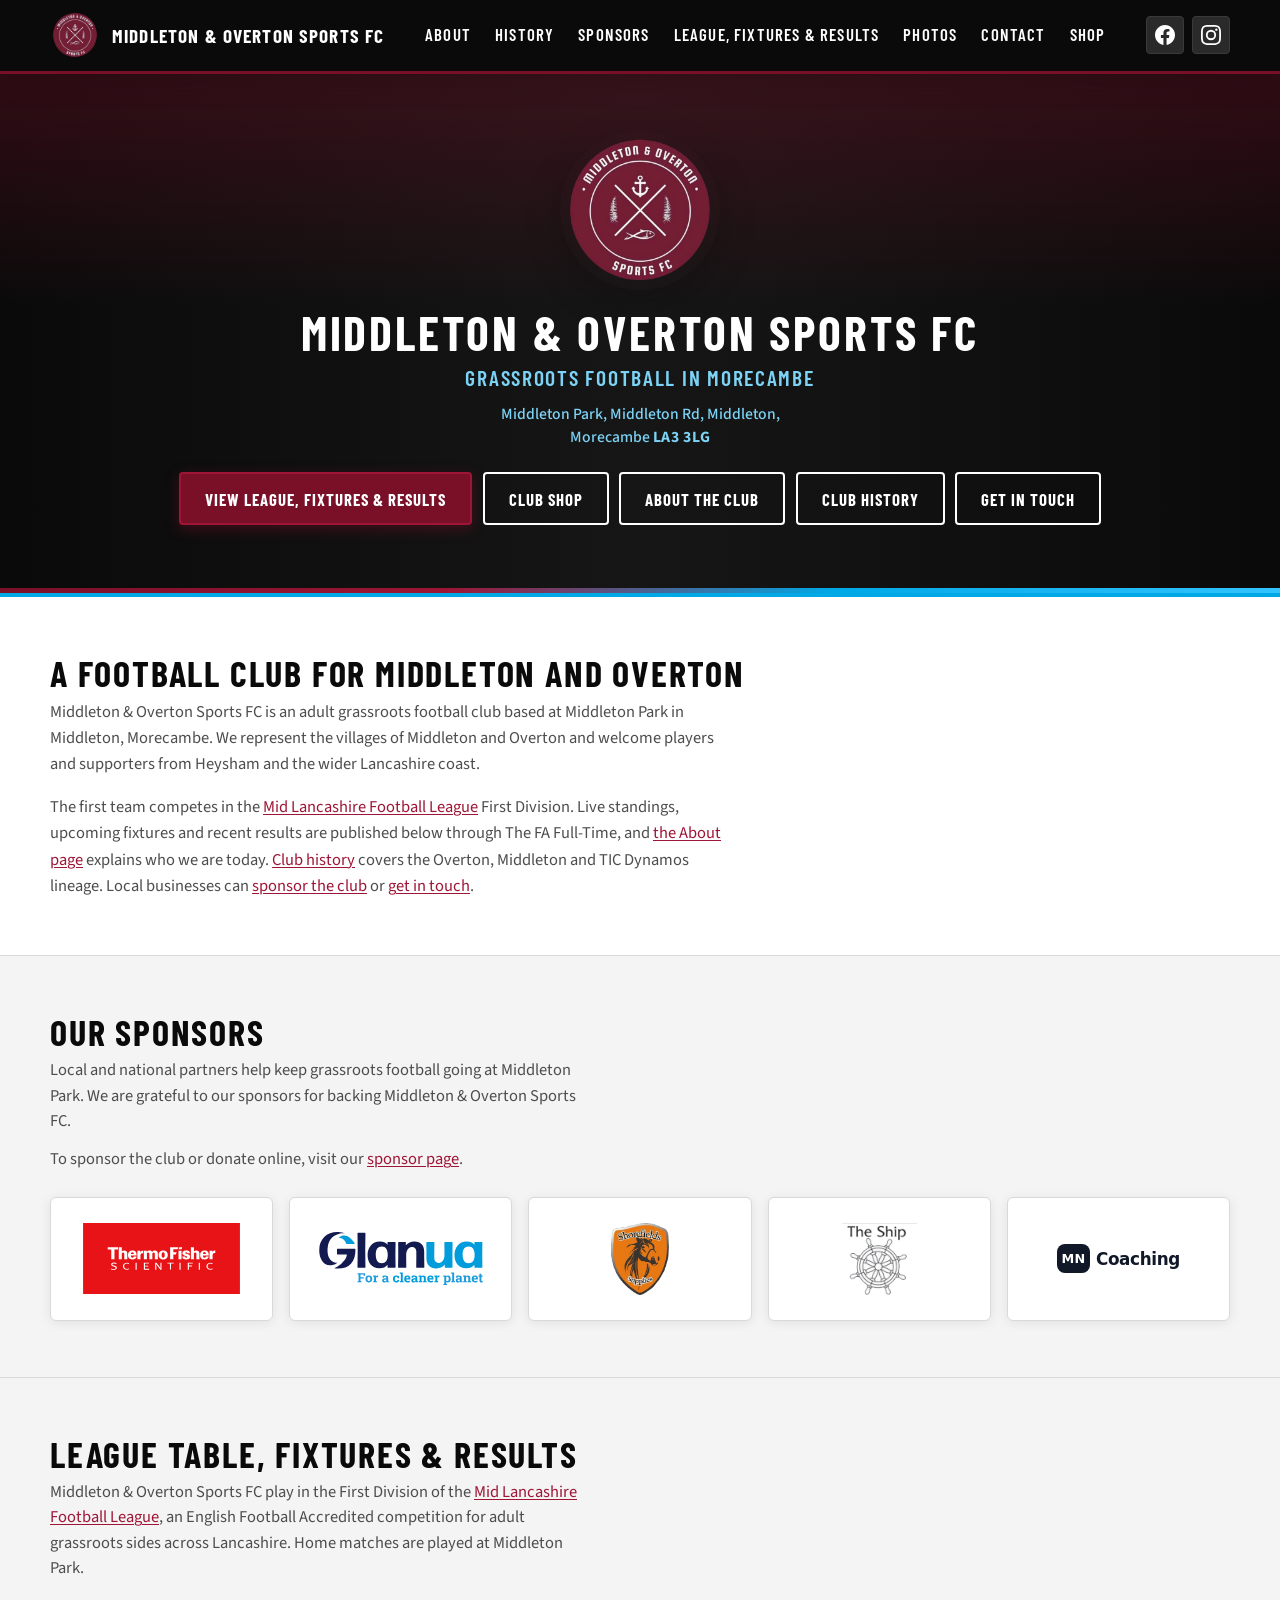
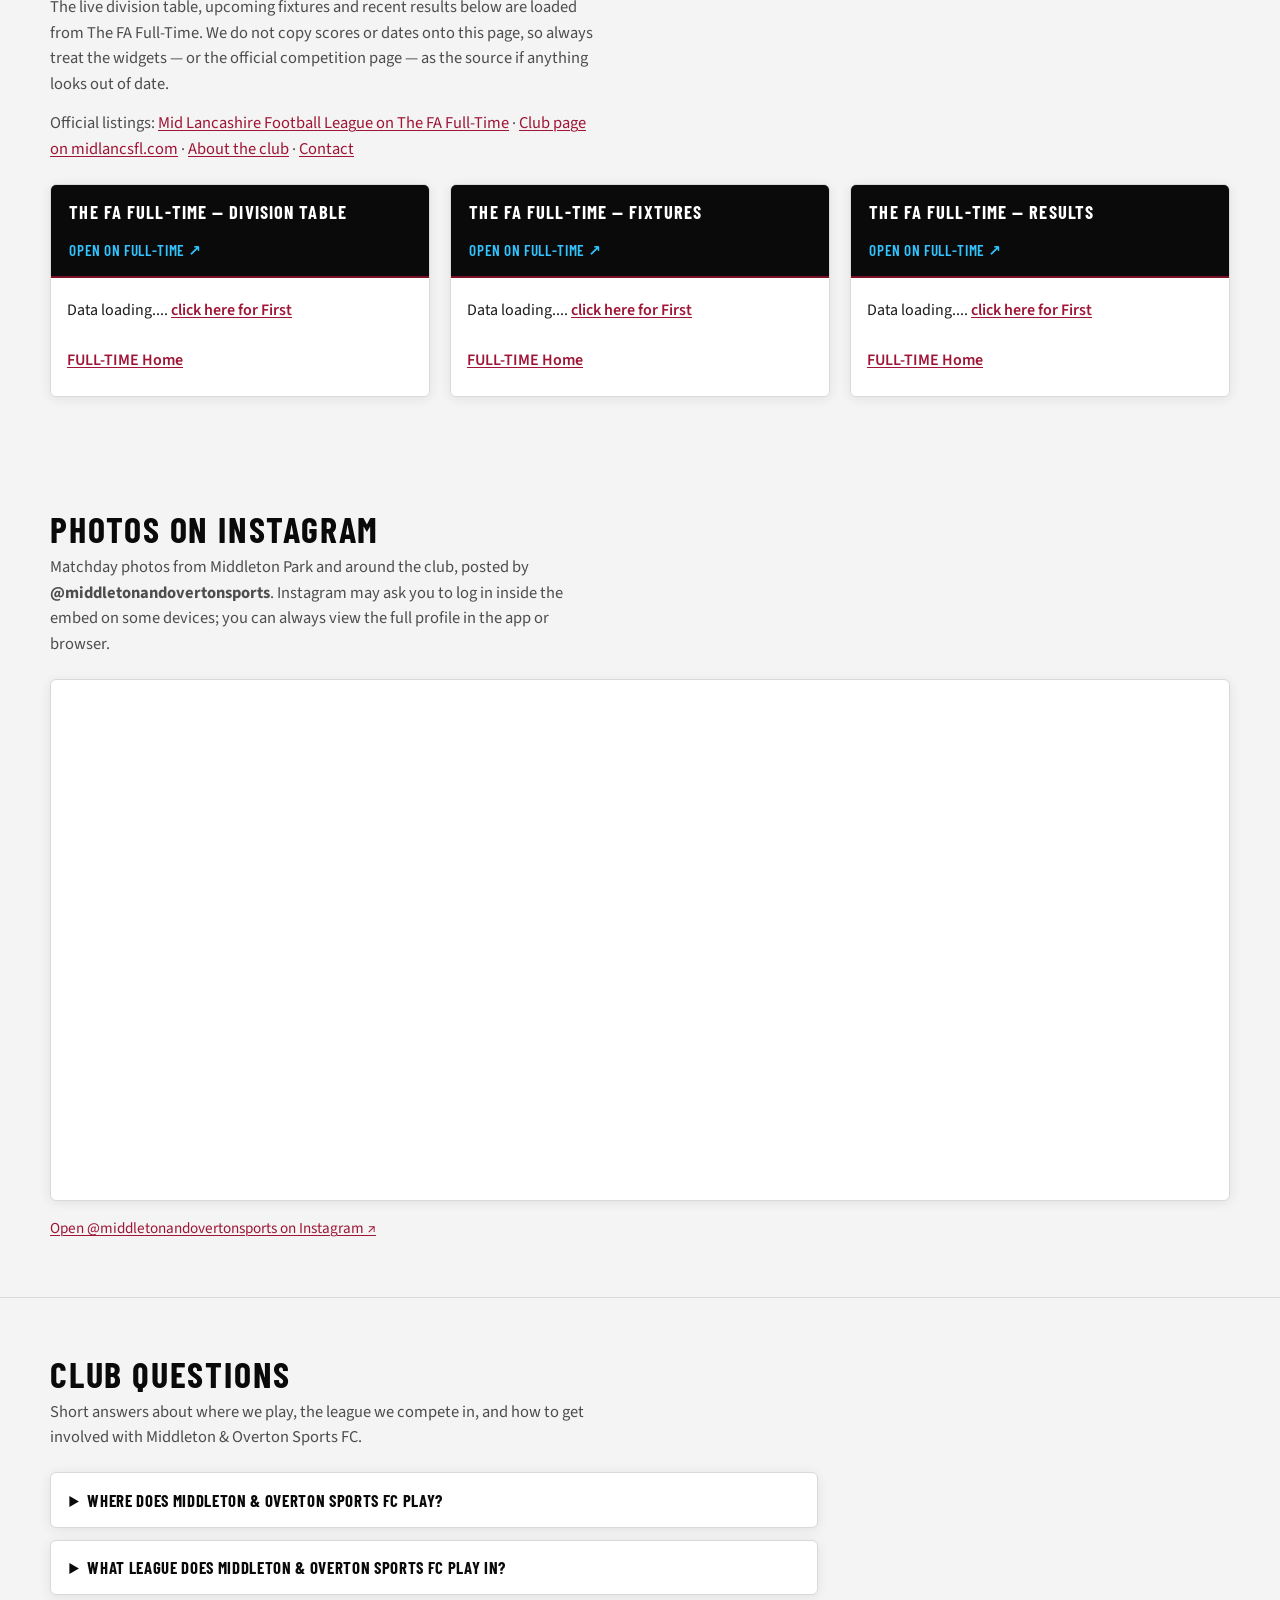
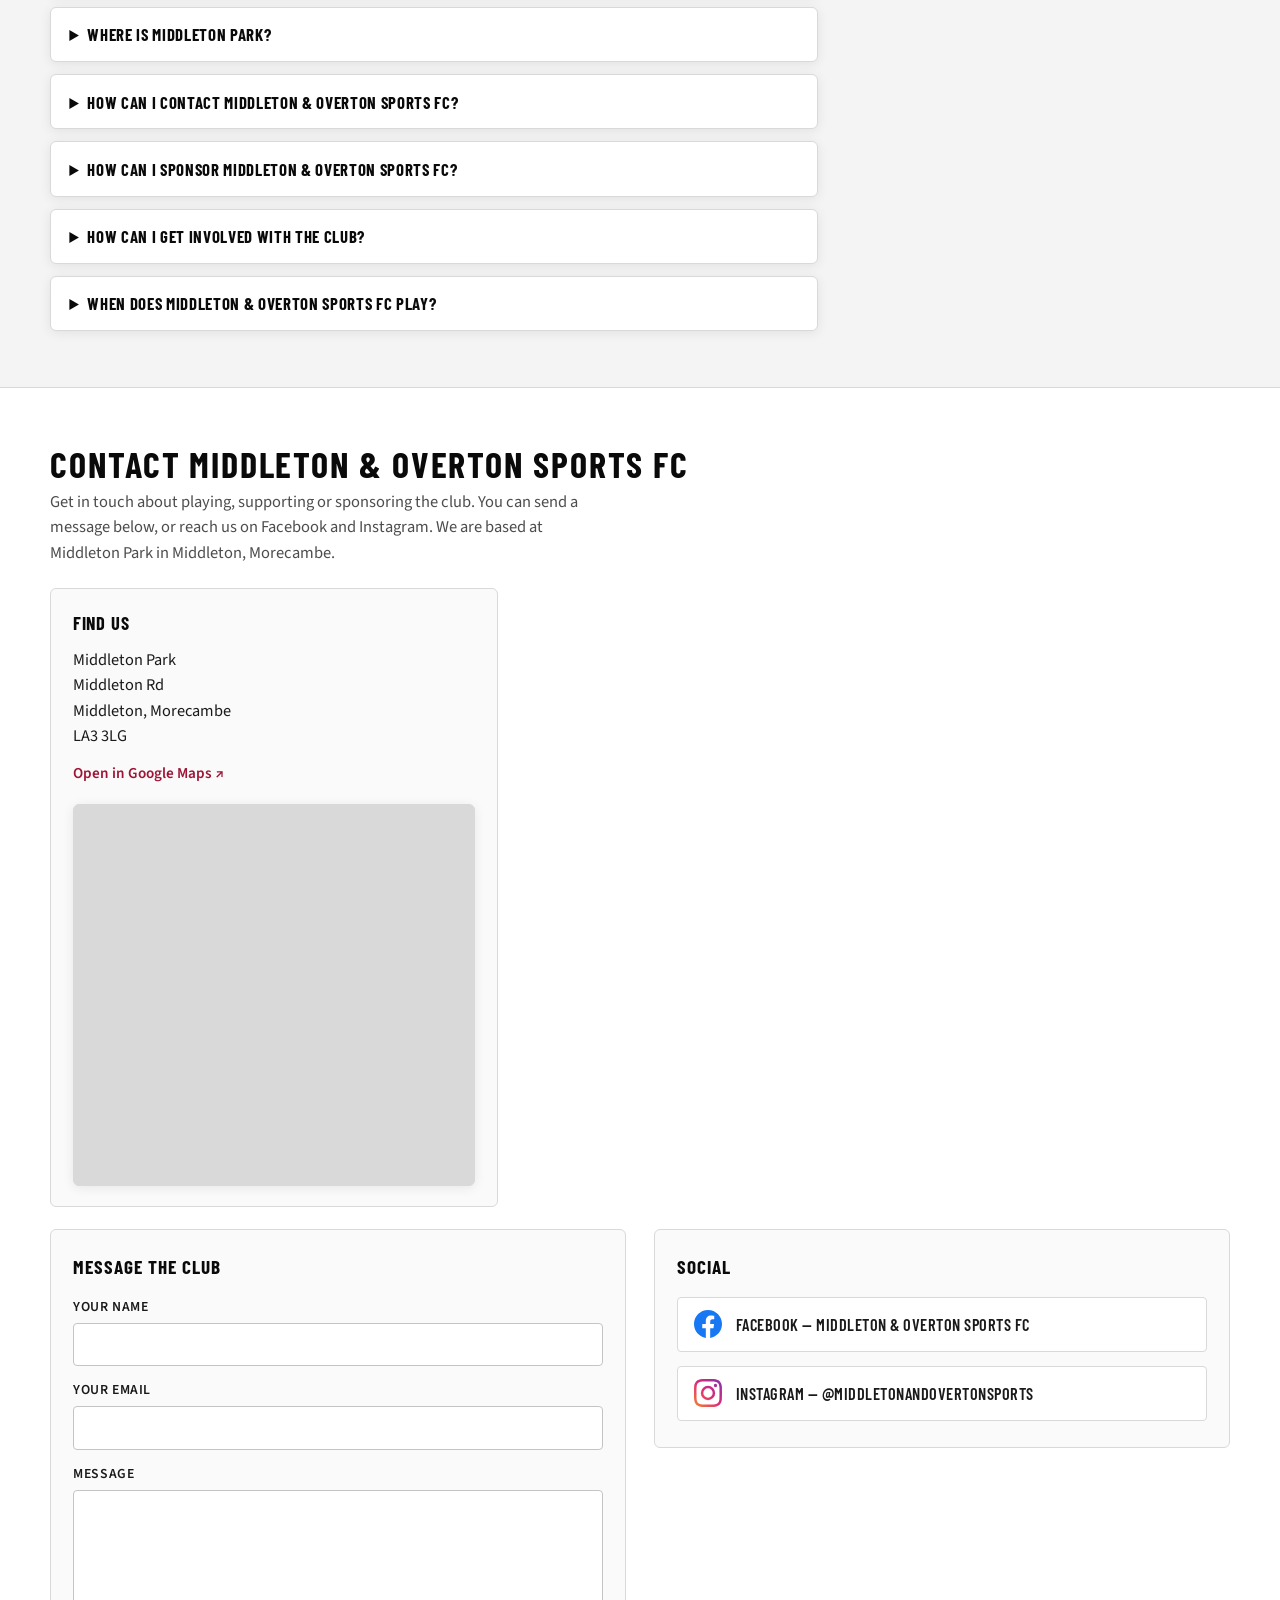
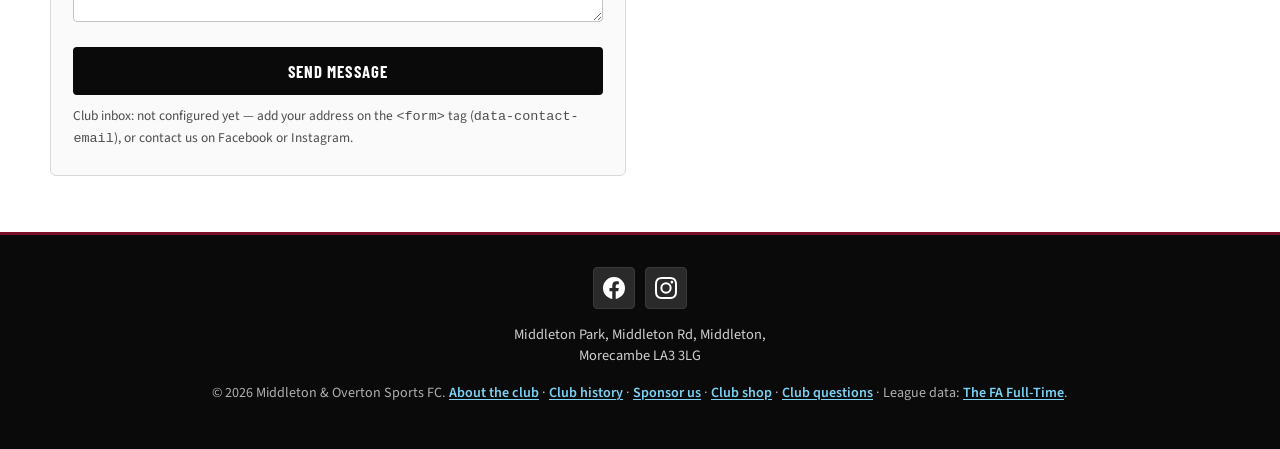
<file: index.html>
<!DOCTYPE html>
<html lang="en-GB">
  <head>
    <meta charset="utf-8" />
    <meta name="viewport" content="width=device-width, initial-scale=1" />
    <title>Middleton &amp; Overton Sports FC | Morecambe Football Club</title>
    <meta
      name="description"
      content="Middleton &amp; Overton Sports FC — grassroots football in Middleton, Morecambe. League table, fixtures and results from Middleton Park, LA3 3LG."
    />
    <link rel="canonical" href="https://middletonandovertonsportsfc.com/" />
    <meta name="robots" content="index, follow" />
    <meta name="theme-color" content="#0a0a0a" />
    <meta property="og:type" content="website" />
    <meta property="og:site_name" content="Middleton &amp; Overton Sports FC" />
    <meta property="og:locale" content="en_GB" />
    <meta property="og:title" content="Middleton &amp; Overton Sports FC | Morecambe Football Club" />
    <meta
      property="og:description"
      content="Grassroots football club based at Middleton Park in Middleton, Morecambe. League table, fixtures and results from the Mid Lancashire Football League."
    />
    <meta property="og:url" content="https://middletonandovertonsportsfc.com/" />
    <meta
      property="og:image"
      content="https://middletonandovertonsportsfc.com/images/og-middleton-overton-sports-fc.jpg"
    />
    <meta property="og:image:width" content="1200" />
    <meta property="og:image:height" content="630" />
    <meta
      property="og:image:alt"
      content="Middleton &amp; Overton Sports FC crest — grassroots football in Morecambe"
    />
    <meta name="twitter:card" content="summary_large_image" />
    <meta name="twitter:title" content="Middleton &amp; Overton Sports FC | Morecambe Football Club" />
    <meta
      name="twitter:description"
      content="Grassroots football club based at Middleton Park in Middleton, Morecambe. Mid Lancashire Football League fixtures and results."
    />
    <meta
      name="twitter:image"
      content="https://middletonandovertonsportsfc.com/images/og-middleton-overton-sports-fc.jpg"
    />
    <link rel="icon" href="images/favicon-32.png" type="image/png" sizes="32x32" />
    <link rel="apple-touch-icon" href="images/apple-touch-icon.png" sizes="180x180" />
    <link rel="manifest" href="site.webmanifest" />
    <link rel="preconnect" href="https://fonts.googleapis.com" />
    <link rel="preconnect" href="https://fonts.gstatic.com" crossorigin />
    <link rel="preconnect" href="https://fulltime.thefa.com" />
    <link rel="dns-prefetch" href="https://www.google.com" />
    <link rel="dns-prefetch" href="https://www.instagram.com" />
    <link
      href="https://fonts.googleapis.com/css2?family=Barlow+Condensed:wght@500;600;700&family=Source+Sans+3:wght@400;500;600;700&display=swap"
      rel="stylesheet"
    />
    <link rel="stylesheet" href="styles.css" />
  </head>
  <body id="top">
    <a class="skip-link" href="#main">Skip to content</a>
    <header class="site-header">
      <div class="wrap header-inner">
        <a class="brand" href="#top">
          <picture>
            <source srcset="images/middleton-overton-sports-fc-crest.webp" type="image/webp" />
            <img
              class="brand-badge"
              src="images/middleton-overton-sports-fc-crest.png"
              width="52"
              height="52"
              alt="Middleton &amp; Overton Sports FC crest"
            />
          </picture>
          <span>Middleton &amp; Overton Sports FC</span>
        </a>
        <nav class="nav-main" aria-label="Primary">
          <a href="about.html">About</a>
          <a href="history.html">History</a>
          <a href="#sponsors">Sponsors</a>
          <a href="#league">League, fixtures &amp; results</a>
          <a href="#instagram">Photos</a>
          <a href="#contact">Contact</a>
          <a
            href="https://middletonoverton.deco-football.com/"
            target="_blank"
            rel="noopener noreferrer"
            >Shop</a
          >
        </nav>
        <div class="social-header" aria-label="Social links">
          <a
            href="https://www.facebook.com/MiddletonOvertonSportsFC/"
            target="_blank"
            rel="noopener noreferrer"
            aria-label="Facebook — Middleton &amp; Overton Sports FC"
            title="Facebook"
          >
            <svg viewBox="0 0 24 24" xmlns="http://www.w3.org/2000/svg" aria-hidden="true">
              <path
                fill="#ffffff"
                d="M24 12.073c0-6.627-5.373-12-12-12s-12 5.373-12 12c0 5.99 4.388 10.954 10.125 11.854v-8.385H7.078v-3.47h3.047V9.43c0-3.007 1.792-4.669 4.533-4.669 1.312 0 2.686.235 2.686.235v2.953H15.83c-1.491 0-1.956.925-1.956 1.874v2.25h3.328l-.532 3.47h-2.796v8.385C19.612 23.027 24 18.062 24 12.073z"
              />
            </svg>
          </a>
          <a
            href="https://www.instagram.com/middletonandovertonsports/"
            target="_blank"
            rel="noopener noreferrer"
            aria-label="Instagram — middletonandovertonsports"
            title="Instagram"
          >
            <svg viewBox="0 0 24 24" xmlns="http://www.w3.org/2000/svg" aria-hidden="true">
              <path
                fill="#ffffff"
                d="M12 2.163c3.204 0 3.584.012 4.85.07 3.252.148 4.771 1.691 4.919 4.919.058 1.265.069 1.645.069 4.849 0 3.205-.012 3.584-.069 4.849-.149 3.225-1.664 4.771-4.919 4.919-1.266.058-1.644.07-4.85.07-3.204 0-3.584-.012-4.849-.07-3.26-.149-4.771-1.699-4.919-4.92-.058-1.265-.07-1.644-.07-4.849 0-3.204.013-3.583.07-4.849.149-3.227 1.664-4.771 4.919-4.919 1.266-.057 1.645-.069 4.849-.069zM12 0C8.741 0 8.333.014 7.053.072 2.695.272.273 2.69.073 7.052.014 8.333 0 8.741 0 12c0 3.259.014 3.668.072 4.948.2 4.358 2.618 6.78 6.98 6.98C8.333 23.986 8.741 24 12 24c3.259 0 3.668-.014 4.948-.072 4.354-.2 6.782-2.618 6.979-6.98.059-1.28.073-1.689.073-4.948 0-3.259-.014-3.667-.072-4.947-.196-4.354-2.617-6.78-6.979-6.98C15.668.014 15.259 0 12 0zm0 5.838a6.162 6.162 0 100 12.324 6.162 6.162 0 000-12.324zM12 16a4 4 0 110-8 4 4 0 010 8zm6.406-11.845a1.44 1.44 0 100 2.881 1.44 1.44 0 000-2.881z"
              />
            </svg>
          </a>
        </div>
      </div>
    </header>

    <main id="main">
    <section class="hero" aria-labelledby="hero-title">
      <div class="wrap">
        <picture>
          <source srcset="images/middleton-overton-sports-fc-crest.webp" type="image/webp" />
          <img
            class="hero-badge"
            src="images/middleton-overton-sports-fc-crest.png"
            width="160"
            height="160"
            alt=""
            decoding="async"
            fetchpriority="high"
          />
        </picture>
        <h1 id="hero-title">
          Middleton &amp; Overton Sports FC
          <span class="hero-tagline">Grassroots football in Morecambe</span>
        </h1>
        <p class="hero-location">
          Middleton Park, Middleton Rd, Middleton, Morecambe <span class="postcode">LA3 3LG</span>
        </p>
        <div class="hero-cta">
          <a class="btn btn-primary" href="#league">View league, fixtures &amp; results</a>
          <a
            class="btn btn-outline"
            href="https://middletonoverton.deco-football.com/"
            target="_blank"
            rel="noopener noreferrer"
            >Club shop</a
          >
          <a class="btn btn-outline" href="about.html">About the club</a>
          <a class="btn btn-outline" href="history.html">Club history</a>
          <a class="btn btn-outline" href="#contact">Get in touch</a>
        </div>
      </div>
    </section>

    <section class="club-intro" aria-labelledby="intro-title">
      <div class="wrap">
        <h2 class="section-title" id="intro-title">A football club for Middleton and Overton</h2>
        <div class="about-body">
          <p class="about-text">
            Middleton &amp; Overton Sports FC is an adult grassroots football club based at
            Middleton Park in Middleton, Morecambe. We represent the villages of Middleton and
            Overton and welcome players and supporters from Heysham and the wider Lancashire coast.
          </p>
          <p class="about-text">
            The first team competes in the
            <a href="https://midlancsfl.com/" target="_blank" rel="noopener noreferrer">Mid Lancashire Football League</a>
            First Division. Live standings, upcoming fixtures and recent results are published below
            through The FA Full-Time, and
            <a href="about.html">the About page</a> explains who we are today.
            <a href="history.html">Club history</a> covers the Overton, Middleton and TIC Dynamos
            lineage. Local businesses can
            <a href="sponsor.html">sponsor the club</a> or
            <a href="#contact">get in touch</a>.
          </p>
        </div>
      </div>
    </section>

    <section class="sponsors-section" id="sponsors" aria-labelledby="sponsors-title">
      <div class="wrap">
        <h2 class="section-title" id="sponsors-title">Our sponsors</h2>
        <p class="section-lead">
          Local and national partners help keep grassroots football going at Middleton Park.
          We are grateful to our sponsors for backing Middleton &amp; Overton Sports FC.
        </p>
        <p class="section-lead sponsors-pay-link">
          To sponsor the club or donate online, visit our
          <a href="sponsor.html">sponsor page</a>.
        </p>
        <ul class="sponsors-grid">
          <li>
            <a
              class="sponsor-card"
              href="https://www.thermofisher.com/"
              target="_blank"
              rel="noopener noreferrer"
            >
              <span class="sponsor-logo-area">
                <img
                  class="sponsor-logo-img"
                  src="images/sponsors/thermo-fisher-scientific.svg"
                  width="200"
                  height="48"
                  alt="Thermo Fisher Scientific, sponsor of Middleton &amp; Overton Sports FC"
                  loading="lazy"
                  decoding="async"
                />
              </span>
            </a>
          </li>
          <li>
            <a class="sponsor-card" href="https://glanua.com/" target="_blank" rel="noopener noreferrer">
              <span class="sponsor-logo-area">
                <img
                  class="sponsor-logo-img"
                  src="images/sponsors/glanua.svg"
                  width="200"
                  height="56"
                  alt="Glanua, sponsor of Middleton &amp; Overton Sports FC"
                  loading="lazy"
                  decoding="async"
                />
              </span>
            </a>
          </li>
          <li>
            <a
              class="sponsor-card"
              href="https://www.shorefieldssupplies.co.uk/"
              target="_blank"
              rel="noopener noreferrer"
            >
              <span class="sponsor-logo-area">
                <img
                  class="sponsor-logo-img"
                  src="images/sponsors/shorefields-supplies.png"
                  width="182"
                  height="80"
                  alt="Shorefields Supplies, sponsor of Middleton &amp; Overton Sports FC"
                  loading="lazy"
                  decoding="async"
                />
              </span>
            </a>
          </li>
          <li>
            <a
              class="sponsor-card"
              href="https://www.facebook.com/TheShipHotelOverton"
              target="_blank"
              rel="noopener noreferrer"
            >
              <span class="sponsor-logo-area">
                <img
                  class="sponsor-logo-img"
                  src="images/sponsors/the-ship-hotel-overton-morecambe.png"
                  width="320"
                  height="200"
                  alt="The Ship Hotel, Overton, Morecambe — club sponsor"
                  loading="lazy"
                  decoding="async"
                />
              </span>
            </a>
          </li>
          <li>
            <a
              class="sponsor-card sponsor-card--mn"
              href="https://mncoaching.co.uk/"
              target="_blank"
              rel="noopener noreferrer"
            >
              <span class="sponsor-logo-area">
                <span class="mn-coaching-lockup" aria-hidden="true">
                  <span class="mn-coaching-lockup__mark">MN</span>
                  <span class="mn-coaching-lockup__word">Coaching</span>
                </span>
              </span>
              <span class="visually-hidden">MN Coaching</span>
            </a>
          </li>
        </ul>
      </div>
    </section>

    <section id="league" aria-labelledby="league-title">
      <div class="wrap">
        <h2 class="section-title" id="league-title">League table, fixtures &amp; results</h2>
        <p class="section-lead league-copy">
          Middleton &amp; Overton Sports FC play in the First Division of the
          <a href="https://midlancsfl.com/" target="_blank" rel="noopener noreferrer">Mid Lancashire Football League</a>,
          an English Football Accredited competition for adult grassroots sides across Lancashire.
          Home matches are played at Middleton Park.
        </p>
        <p class="section-lead league-copy">
          The live division table, upcoming fixtures and recent results below are loaded from
          The FA Full-Time. We do not copy scores or dates onto this page, so always treat the
          widgets — or the official competition page — as the source if anything looks out of date.
        </p>
        <p class="section-lead league-copy league-links">
          Official listings:
          <a
            href="https://fulltime.thefa.com/index.html?divisionseason=109305413"
            target="_blank"
            rel="noopener noreferrer"
            >Mid Lancashire Football League on The FA Full-Time</a
          >
          ·
          <a
            href="https://midlancsfl.com/club/middleton-overton-sports/"
            target="_blank"
            rel="noopener noreferrer"
            >Club page on midlancsfl.com</a
          >
          ·
          <a href="about.html">About the club</a>
          ·
          <a href="#contact">Contact</a>
        </p>
        <div class="fa-fulltime-grid">
          <div class="embed-panel fa-embed--league">
            <header>
              <h3>The FA Full-Time — division table</h3>
              <a
                class="link-external"
                href="https://fulltime.thefa.com/index.html?divisionseason=109305413"
                target="_blank"
                rel="noopener noreferrer"
                >Open on Full-Time ↗</a
              >
            </header>
            <div class="embed-frame-wrap fa-league-host">
              <div id="lrep956712232" style="width: 350px">
                Data loading....
                <a
                  href="https://fulltime.thefa.com/index.html?divisionseason=109305413"
                  target="_blank"
                  rel="noopener noreferrer"
                  >click here for First</a
                ><br /><br /><a
                  href="https://www.thefa.com/FULL-TIME"
                  target="_blank"
                  rel="noopener noreferrer"
                  >FULL-TIME Home</a
                >
              </div>
              <script type="text/javascript">
                var lrcode = "956712232";
              </script>
              <script type="text/javascript" src="https://fulltime.thefa.com/client/api/cs1.js"></script>
            </div>
          </div>
          <div class="embed-panel">
            <header>
              <h3>The FA Full-Time — fixtures</h3>
              <a
                class="link-external"
                href="https://fulltime.thefa.com/index.html?divisionseason=109305413"
                target="_blank"
                rel="noopener noreferrer"
                >Open on Full-Time ↗</a
              >
            </header>
            <div class="embed-frame-wrap fa-league-host">
              <div id="lrep134141436" style="width: 350px">
                Data loading....
                <a
                  href="https://fulltime.thefa.com/index.html?divisionseason=109305413"
                  target="_blank"
                  rel="noopener noreferrer"
                  >click here for First</a
                ><br /><br /><a
                  href="https://www.thefa.com/FULL-TIME"
                  target="_blank"
                  rel="noopener noreferrer"
                  >FULL-TIME Home</a
                >
              </div>
              <script type="text/javascript">
                var lrcode = "134141436";
              </script>
              <script type="text/javascript" src="https://fulltime.thefa.com/client/api/cs1.js"></script>
            </div>
          </div>
          <div class="embed-panel">
            <header>
              <h3>The FA Full-Time — results</h3>
              <a
                class="link-external"
                href="https://fulltime.thefa.com/index.html?divisionseason=109305413"
                target="_blank"
                rel="noopener noreferrer"
                >Open on Full-Time ↗</a
              >
            </header>
            <div class="embed-frame-wrap fa-league-host">
              <div id="lrep431989288" style="width: 350px">
                Data loading....
                <a
                  href="https://fulltime.thefa.com/index.html?divisionseason=109305413"
                  target="_blank"
                  rel="noopener noreferrer"
                  >click here for First</a
                ><br /><br /><a
                  href="https://www.thefa.com/FULL-TIME"
                  target="_blank"
                  rel="noopener noreferrer"
                  >FULL-TIME Home</a
                >
              </div>
              <script type="text/javascript">
                var lrcode = "431989288";
              </script>
              <script type="text/javascript" src="https://fulltime.thefa.com/client/api/cs1.js"></script>
              <script type="text/javascript">
                (function () {
                  var hostId = "lrep431989288";
                  var maxResults = 10;
                  function trimToLastResults() {
                    var root = document.getElementById(hostId);
                    if (!root) return;
                    var table = root.querySelector("table");
                    if (!table) return;
                    var trs = Array.prototype.slice.call(table.querySelectorAll("tr"));
                    var blocks = [];
                    var i;
                    for (i = 0; i < trs.length - 1; i++) {
                      if (trs[i].querySelector('td[colspan="7"]')) {
                        blocks.push([trs[i], trs[i + 1]]);
                        i++;
                      }
                    }
                    if (blocks.length <= maxResults) return;
                    var drop = blocks.length - maxResults;
                    for (i = 0; i < drop; i++) {
                      blocks[i][0].remove();
                      blocks[i][1].remove();
                    }
                  }
                  var host = document.getElementById(hostId);
                  if (!host) return;
                  if (window.MutationObserver) {
                    new MutationObserver(trimToLastResults).observe(host, {
                      childList: true,
                      subtree: true,
                    });
                  }
                  trimToLastResults();
                  window.addEventListener("load", trimToLastResults);
                })();
              </script>
            </div>
          </div>
        </div>
      </div>
    </section>

    <section class="instagram-block" id="instagram" aria-labelledby="instagram-title">
      <div class="wrap">
        <h2 class="section-title" id="instagram-title">Photos on Instagram</h2>
        <p class="section-lead">
          Matchday photos from Middleton Park and around the club, posted by
          <strong>@middletonandovertonsports</strong>. Instagram may ask you to log in inside the
          embed on some devices; you can always view the full profile in the app or browser.
        </p>
        <div class="instagram-embed-wrap">
          <iframe
            title="Instagram — Middleton and Overton Sports"
            src="https://www.instagram.com/middletonandovertonsports/embed/"
            loading="lazy"
            referrerpolicy="no-referrer-when-downgrade"
          ></iframe>
        </div>
        <p class="section-lead" style="margin-top: 1rem; font-size: 0.95rem">
          <a
            href="https://www.instagram.com/middletonandovertonsports/"
            target="_blank"
            rel="noopener noreferrer"
            >Open @middletonandovertonsports on Instagram ↗</a
          >
        </p>
      </div>
    </section>

    <section class="faq-section" id="faq" aria-labelledby="faq-title">
      <div class="wrap">
        <h2 class="section-title" id="faq-title">Club questions</h2>
        <p class="section-lead">
          Short answers about where we play, the league we compete in, and how to get involved
          with Middleton &amp; Overton Sports FC.
        </p>
        <div class="faq-list">
          <details>
            <summary>Where does Middleton &amp; Overton Sports FC play?</summary>
            <p>
              Home matches are at Middleton Park, Middleton Rd, Middleton, Morecambe, LA3 3LG.
              There is a map and directions on this page under
              <a href="#contact">Contact</a>.
            </p>
          </details>
          <details>
            <summary>What league does Middleton &amp; Overton Sports FC play in?</summary>
            <p>
              The first team competes in the First Division of the
              <a href="https://midlancsfl.com/" target="_blank" rel="noopener noreferrer">Mid Lancashire Football League</a>.
              Live standings, fixtures and results are on our
              <a href="#league">league section</a> and on
              <a
                href="https://fulltime.thefa.com/index.html?divisionseason=109305413"
                target="_blank"
                rel="noopener noreferrer"
                >The FA Full-Time</a
              >.
            </p>
          </details>
          <details>
            <summary>Where is Middleton Park?</summary>
            <p>
              Middleton Park is in Middleton, on the south side of Morecambe, with Overton and
              Heysham nearby. The postcode is LA3 3LG.
              <a href="https://maps.app.goo.gl/3gbqwsfaDoRmBNLVA" target="_blank" rel="noopener noreferrer"
                >Open the ground in Google Maps</a
              >.
            </p>
          </details>
          <details>
            <summary>How can I contact Middleton &amp; Overton Sports FC?</summary>
            <p>
              Use the
              <a href="#contact">contact form</a> on this page, or message the club on
              <a href="https://www.facebook.com/MiddletonOvertonSportsFC/" target="_blank" rel="noopener noreferrer">Facebook</a>
              or
              <a href="https://www.instagram.com/middletonandovertonsports/" target="_blank" rel="noopener noreferrer">Instagram</a>.
            </p>
          </details>
          <details>
            <summary>How can I sponsor Middleton &amp; Overton Sports FC?</summary>
            <p>
              Pitchside boards, matchday, online and player sponsorship, plus donations, are listed
              on our
              <a href="sponsor.html">sponsor page</a>. You can also
              <a href="#contact">contact the club</a> to talk through a package.
            </p>
          </details>
          <details>
            <summary>How can I get involved with the club?</summary>
            <p>
              We are a community grassroots club. If you would like to play, help, or support
              adult football in Middleton and Morecambe,
              <a href="#contact">get in touch</a> or read
              <a href="about.html">more about the club</a>.
            </p>
          </details>
          <details>
            <summary>When does Middleton &amp; Overton Sports FC play?</summary>
            <p>
              Kick-off times and opponents change through the season. Use the
              <a href="#league">fixtures widget</a> or the
              <a
                href="https://fulltime.thefa.com/index.html?divisionseason=109305413"
                target="_blank"
                rel="noopener noreferrer"
                >official FA Full-Time division page</a
              >
              for the next match. We do not publish a separate fixture list on this site.
            </p>
          </details>
        </div>
      </div>
    </section>

    <section class="contact-section" id="contact" aria-labelledby="contact-title">
      <div class="wrap">
        <h2 class="section-title" id="contact-title">Contact Middleton &amp; Overton Sports FC</h2>
        <p class="section-lead">
          Get in touch about playing, supporting or sponsoring the club. You can send a message
          below, or reach us on Facebook and Instagram. We are based at Middleton Park in
          Middleton, Morecambe.
        </p>
        <div class="contact-ground">
          <h3 class="contact-ground-title">Find us</h3>
          <address class="contact-ground-address">
            Middleton Park<br />
            Middleton Rd<br />
            Middleton, Morecambe<br />
            LA3 3LG
          </address>
          <a
            class="contact-map-link"
            href="https://maps.app.goo.gl/3gbqwsfaDoRmBNLVA"
            target="_blank"
            rel="noopener noreferrer"
            >Open in Google Maps ↗</a
          >
          <div class="map-embed">
            <iframe
              title="Middleton &amp; Overton Sports FC on Google Maps"
              src="https://www.google.com/maps?q=54.0221094,-2.8745536&amp;z=17&amp;hl=en&amp;output=embed"
              loading="lazy"
              referrerpolicy="no-referrer-when-downgrade"
              allowfullscreen
            ></iframe>
          </div>
        </div>
        <div class="contact-grid">
          <div class="contact-card">
            <h3>Message the club</h3>
            <!-- Set data-contact-email to your address when ready, e.g. data-contact-email="secretary@yourclub.org" -->
            <form id="contact-form" data-contact-email="" novalidate>
              <div class="form-group">
                <label for="contact-name">Your name</label>
                <input id="contact-name" name="name" type="text" autocomplete="name" required />
              </div>
              <div class="form-group">
                <label for="contact-email">Your email</label>
                <input id="contact-email" name="email" type="email" autocomplete="email" required />
              </div>
              <div class="form-group">
                <label for="contact-message">Message</label>
                <textarea id="contact-message" name="message" required></textarea>
              </div>
              <button class="btn btn-submit" type="submit" id="contact-submit">Send message</button>
              <p class="form-hint" id="contact-email-hint">
                Club inbox: not configured yet — add your address on the <code>&lt;form&gt;</code>
                tag (<code>data-contact-email</code>), or contact us on Facebook or Instagram.
              </p>
            </form>
          </div>
          <div class="contact-card">
            <h3>Social</h3>
            <div class="social-row">
              <a
                href="https://www.facebook.com/MiddletonOvertonSportsFC/"
                target="_blank"
                rel="noopener noreferrer"
              >
                <svg viewBox="0 0 24 24" xmlns="http://www.w3.org/2000/svg" width="28" height="28" aria-hidden="true">
                  <path
                    fill="#1877F2"
                    d="M24 12.073c0-6.627-5.373-12-12-12s-12 5.373-12 12c0 5.99 4.388 10.954 10.125 11.854v-8.385H7.078v-3.47h3.047V9.43c0-3.007 1.792-4.669 4.533-4.669 1.312 0 2.686.235 2.686.235v2.953H15.83c-1.491 0-1.956.925-1.956 1.874v2.25h3.328l-.532 3.47h-2.796v8.385C19.612 23.027 24 18.062 24 12.073z"
                  />
                </svg>
                Facebook — Middleton &amp; Overton Sports FC
              </a>
              <a
                href="https://www.instagram.com/middletonandovertonsports/"
                target="_blank"
                rel="noopener noreferrer"
              >
                <svg viewBox="0 0 24 24" xmlns="http://www.w3.org/2000/svg" width="28" height="28" aria-hidden="true">
                  <defs>
                    <linearGradient id="igGrad" x1="0%" y1="100%" x2="100%" y2="0%">
                      <stop offset="0%" style="stop-color:#f58529" />
                      <stop offset="50%" style="stop-color:#dd2a7b" />
                      <stop offset="100%" style="stop-color:#8134af" />
                    </linearGradient>
                  </defs>
                  <path
                    fill="url(#igGrad)"
                    d="M12 2.163c3.204 0 3.584.012 4.85.07 3.252.148 4.771 1.691 4.919 4.919.058 1.265.069 1.645.069 4.849 0 3.205-.012 3.584-.069 4.849-.149 3.225-1.664 4.771-4.919 4.919-1.266.058-1.644.07-4.85.07-3.204 0-3.584-.012-4.849-.07-3.26-.149-4.771-1.699-4.919-4.92-.058-1.265-.07-1.644-.07-4.849 0-3.204.013-3.583.07-4.849.149-3.227 1.664-4.771 4.919-4.919 1.266-.057 1.645-.069 4.849-.069zM12 0C8.741 0 8.333.014 7.053.072 2.695.272.273 2.69.073 7.052.014 8.333 0 8.741 0 12c0 3.259.014 3.668.072 4.948.2 4.358 2.618 6.78 6.98 6.98C8.333 23.986 8.741 24 12 24c3.259 0 3.668-.014 4.948-.072 4.354-.2 6.782-2.618 6.979-6.98.059-1.28.073-1.689.073-4.948 0-3.259-.014-3.667-.072-4.947-.196-4.354-2.617-6.78-6.979-6.98C15.668.014 15.259 0 12 0zm0 5.838a6.162 6.162 0 100 12.324 6.162 6.162 0 000-12.324zM12 16a4 4 0 110-8 4 4 0 010 8zm6.406-11.845a1.44 1.44 0 100 2.881 1.44 1.44 0 000-2.881z"
                  />
                </svg>
                Instagram — @middletonandovertonsports
              </a>
            </div>
          </div>
        </div>
      </div>
    </section>
    </main>

    <footer class="site-footer">
      <div class="wrap">
        <div class="footer-social" aria-label="Social">
          <a
            href="https://www.facebook.com/MiddletonOvertonSportsFC/"
            target="_blank"
            rel="noopener noreferrer"
            aria-label="Facebook"
          >
            <svg viewBox="0 0 24 24" xmlns="http://www.w3.org/2000/svg" aria-hidden="true">
              <path
                fill="#ffffff"
                d="M24 12.073c0-6.627-5.373-12-12-12s-12 5.373-12 12c0 5.99 4.388 10.954 10.125 11.854v-8.385H7.078v-3.47h3.047V9.43c0-3.007 1.792-4.669 4.533-4.669 1.312 0 2.686.235 2.686.235v2.953H15.83c-1.491 0-1.956.925-1.956 1.874v2.25h3.328l-.532 3.47h-2.796v8.385C19.612 23.027 24 18.062 24 12.073z"
              />
            </svg>
          </a>
          <a
            href="https://www.instagram.com/middletonandovertonsports/"
            target="_blank"
            rel="noopener noreferrer"
            aria-label="Instagram"
          >
            <svg viewBox="0 0 24 24" xmlns="http://www.w3.org/2000/svg" aria-hidden="true">
              <path
                fill="#ffffff"
                d="M12 2.163c3.204 0 3.584.012 4.85.07 3.252.148 4.771 1.691 4.919 4.919.058 1.265.069 1.645.069 4.849 0 3.205-.012 3.584-.069 4.849-.149 3.225-1.664 4.771-4.919 4.919-1.266.058-1.644.07-4.85.07-3.204 0-3.584-.012-4.849-.07-3.26-.149-4.771-1.699-4.919-4.92-.058-1.265-.07-1.644-.07-4.849 0-3.204.013-3.583.07-4.849.149-3.227 1.664-4.771 4.919-4.919 1.266-.057 1.645-.069 4.849-.069zM12 0C8.741 0 8.333.014 7.053.072 2.695.272.273 2.69.073 7.052.014 8.333 0 8.741 0 12c0 3.259.014 3.668.072 4.948.2 4.358 2.618 6.78 6.98 6.98C8.333 23.986 8.741 24 12 24c3.259 0 3.668-.014 4.948-.072 4.354-.2 6.782-2.618 6.979-6.98.059-1.28.073-1.689.073-4.948 0-3.259-.014-3.667-.072-4.947-.196-4.354-2.617-6.78-6.979-6.98C15.668.014 15.259 0 12 0zm0 5.838a6.162 6.162 0 100 12.324 6.162 6.162 0 000-12.324zM12 16a4 4 0 110-8 4 4 0 010 8zm6.406-11.845a1.44 1.44 0 100 2.881 1.44 1.44 0 000-2.881z"
              />
            </svg>
          </a>
        </div>
        <p class="footer-address">
          Middleton Park, Middleton Rd, Middleton, Morecambe LA3 3LG
        </p>
        <p>
          &copy; <span id="year"></span> Middleton &amp; Overton Sports FC.
          <a href="about.html">About the club</a> · <a href="history.html">Club history</a> ·
          <a href="sponsor.html">Sponsor us</a> ·
          <a
            href="https://middletonoverton.deco-football.com/"
            target="_blank"
            rel="noopener noreferrer"
            >Club shop</a
          >
          · <a href="#faq">Club questions</a> ·
          League data:
          <a
            href="https://fulltime.thefa.com/index.html?divisionseason=109305413"
            target="_blank"
            rel="noopener noreferrer"
            >The FA Full-Time</a
          >.
        </p>
      </div>
    </footer>

    <script>
      (function () {
        document.getElementById("year").textContent = new Date().getFullYear();

        var form = document.getElementById("contact-form");
        var hint = document.getElementById("contact-email-hint");
        var submitBtn = document.getElementById("contact-submit");
        var clubEmail = (form.getAttribute("data-contact-email") || "").trim();

        if (clubEmail) {
          hint.textContent = "Messages open in your email app addressed to the club.";
          hint.classList.remove("form-hint");
        }

        form.addEventListener("submit", function (e) {
          e.preventDefault();
          var name = document.getElementById("contact-name").value.trim();
          var from = document.getElementById("contact-email").value.trim();
          var message = document.getElementById("contact-message").value.trim();

          if (!name || !from || !message) {
            return;
          }

          var to = (form.getAttribute("data-contact-email") || "").trim();
          if (!to) {
            hint.textContent =
              "Club email is not set yet. Add data-contact-email on the form in index.html, or message us on Facebook or Instagram.";
            hint.style.color = "#6b1a2a";
            return;
          }

          var subject = encodeURIComponent("Website enquiry from " + name);
          var body = encodeURIComponent(
            "Name: " + name + "\nEmail: " + from + "\n\n" + message
          );
          window.location.href = "mailto:" + to + "?subject=" + subject + "&body=" + body;
        });
      })();
    </script>
    <script type="application/ld+json">
      {
        "@context": "https://schema.org",
        "@graph": [
          {
            "@type": ["SportsTeam", "SportsOrganization"],
            "@id": "https://middletonandovertonsportsfc.com/#club",
            "name": "Middleton & Overton Sports FC",
            "alternateName": [
              "Middleton and Overton Sports FC",
              "Middleton & Overton FC",
              "M&O Sports FC"
            ],
            "url": "https://middletonandovertonsportsfc.com/",
            "logo": "https://middletonandovertonsportsfc.com/images/middleton-overton-sports-fc-crest.png",
            "image": "https://middletonandovertonsportsfc.com/images/og-middleton-overton-sports-fc.jpg",
            "sport": "Football",
            "foundingDate": "2004",
            "memberOf": {
              "@type": "SportsOrganization",
              "name": "Mid Lancashire Football League",
              "url": "https://midlancsfl.com/"
            },
            "location": {
              "@type": "Place",
              "@id": "https://middletonandovertonsportsfc.com/#ground",
              "name": "Middleton Park",
              "address": {
                "@type": "PostalAddress",
                "streetAddress": "Middleton Rd",
                "addressLocality": "Middleton",
                "addressRegion": "Lancashire",
                "postalCode": "LA3 3LG",
                "addressCountry": "GB"
              },
              "geo": {
                "@type": "GeoCoordinates",
                "latitude": 54.0221094,
                "longitude": -2.8745536
              }
            },
            "sameAs": [
              "https://www.facebook.com/MiddletonOvertonSportsFC/",
              "https://www.instagram.com/middletonandovertonsports/",
              "https://midlancsfl.com/club/middleton-overton-sports/"
            ]
          },
          {
            "@type": "WebSite",
            "@id": "https://middletonandovertonsportsfc.com/#website",
            "name": "Middleton & Overton Sports FC",
            "url": "https://middletonandovertonsportsfc.com/",
            "inLanguage": "en-GB",
            "publisher": { "@id": "https://middletonandovertonsportsfc.com/#club" }
          },
          {
            "@type": "WebPage",
            "@id": "https://middletonandovertonsportsfc.com/#webpage",
            "url": "https://middletonandovertonsportsfc.com/",
            "name": "Middleton & Overton Sports FC | Morecambe Football Club",
            "description": "Middleton & Overton Sports FC — grassroots football in Middleton, Morecambe. League table, fixtures and results from Middleton Park, LA3 3LG.",
            "isPartOf": { "@id": "https://middletonandovertonsportsfc.com/#website" },
            "about": { "@id": "https://middletonandovertonsportsfc.com/#club" },
            "primaryImageOfPage": {
              "@type": "ImageObject",
              "url": "https://middletonandovertonsportsfc.com/images/og-middleton-overton-sports-fc.jpg"
            }
          },
          {
            "@type": "FAQPage",
            "@id": "https://middletonandovertonsportsfc.com/#faq",
            "mainEntity": [
              {
                "@type": "Question",
                "name": "Where does Middleton & Overton Sports FC play?",
                "acceptedAnswer": {
                  "@type": "Answer",
                  "text": "Home matches are at Middleton Park, Middleton Rd, Middleton, Morecambe, LA3 3LG."
                }
              },
              {
                "@type": "Question",
                "name": "What league does Middleton & Overton Sports FC play in?",
                "acceptedAnswer": {
                  "@type": "Answer",
                  "text": "The first team competes in the First Division of the Mid Lancashire Football League. Live standings, fixtures and results are published via The FA Full-Time."
                }
              },
              {
                "@type": "Question",
                "name": "Where is Middleton Park?",
                "acceptedAnswer": {
                  "@type": "Answer",
                  "text": "Middleton Park is in Middleton, on the south side of Morecambe, with Overton and Heysham nearby. The postcode is LA3 3LG."
                }
              },
              {
                "@type": "Question",
                "name": "How can I contact Middleton & Overton Sports FC?",
                "acceptedAnswer": {
                  "@type": "Answer",
                  "text": "Use the contact form on the club website, or message Middleton & Overton Sports FC on Facebook or Instagram."
                }
              },
              {
                "@type": "Question",
                "name": "How can I sponsor Middleton & Overton Sports FC?",
                "acceptedAnswer": {
                  "@type": "Answer",
                  "text": "Pitchside boards, matchday, online and player sponsorship, plus donations, are listed on the club sponsor page."
                }
              },
              {
                "@type": "Question",
                "name": "How can I get involved with the club?",
                "acceptedAnswer": {
                  "@type": "Answer",
                  "text": "Middleton & Overton Sports FC is a community grassroots club. Contact the club if you would like to play, help or support adult football in Middleton and Morecambe."
                }
              },
              {
                "@type": "Question",
                "name": "When does Middleton & Overton Sports FC play?",
                "acceptedAnswer": {
                  "@type": "Answer",
                  "text": "Kick-off times and opponents change through the season. Check the fixtures widget on the club website or the official FA Full-Time division page for the next match."
                }
              }
            ]
          }
        ]
      }
    </script>
  </body>
</html>
</file>
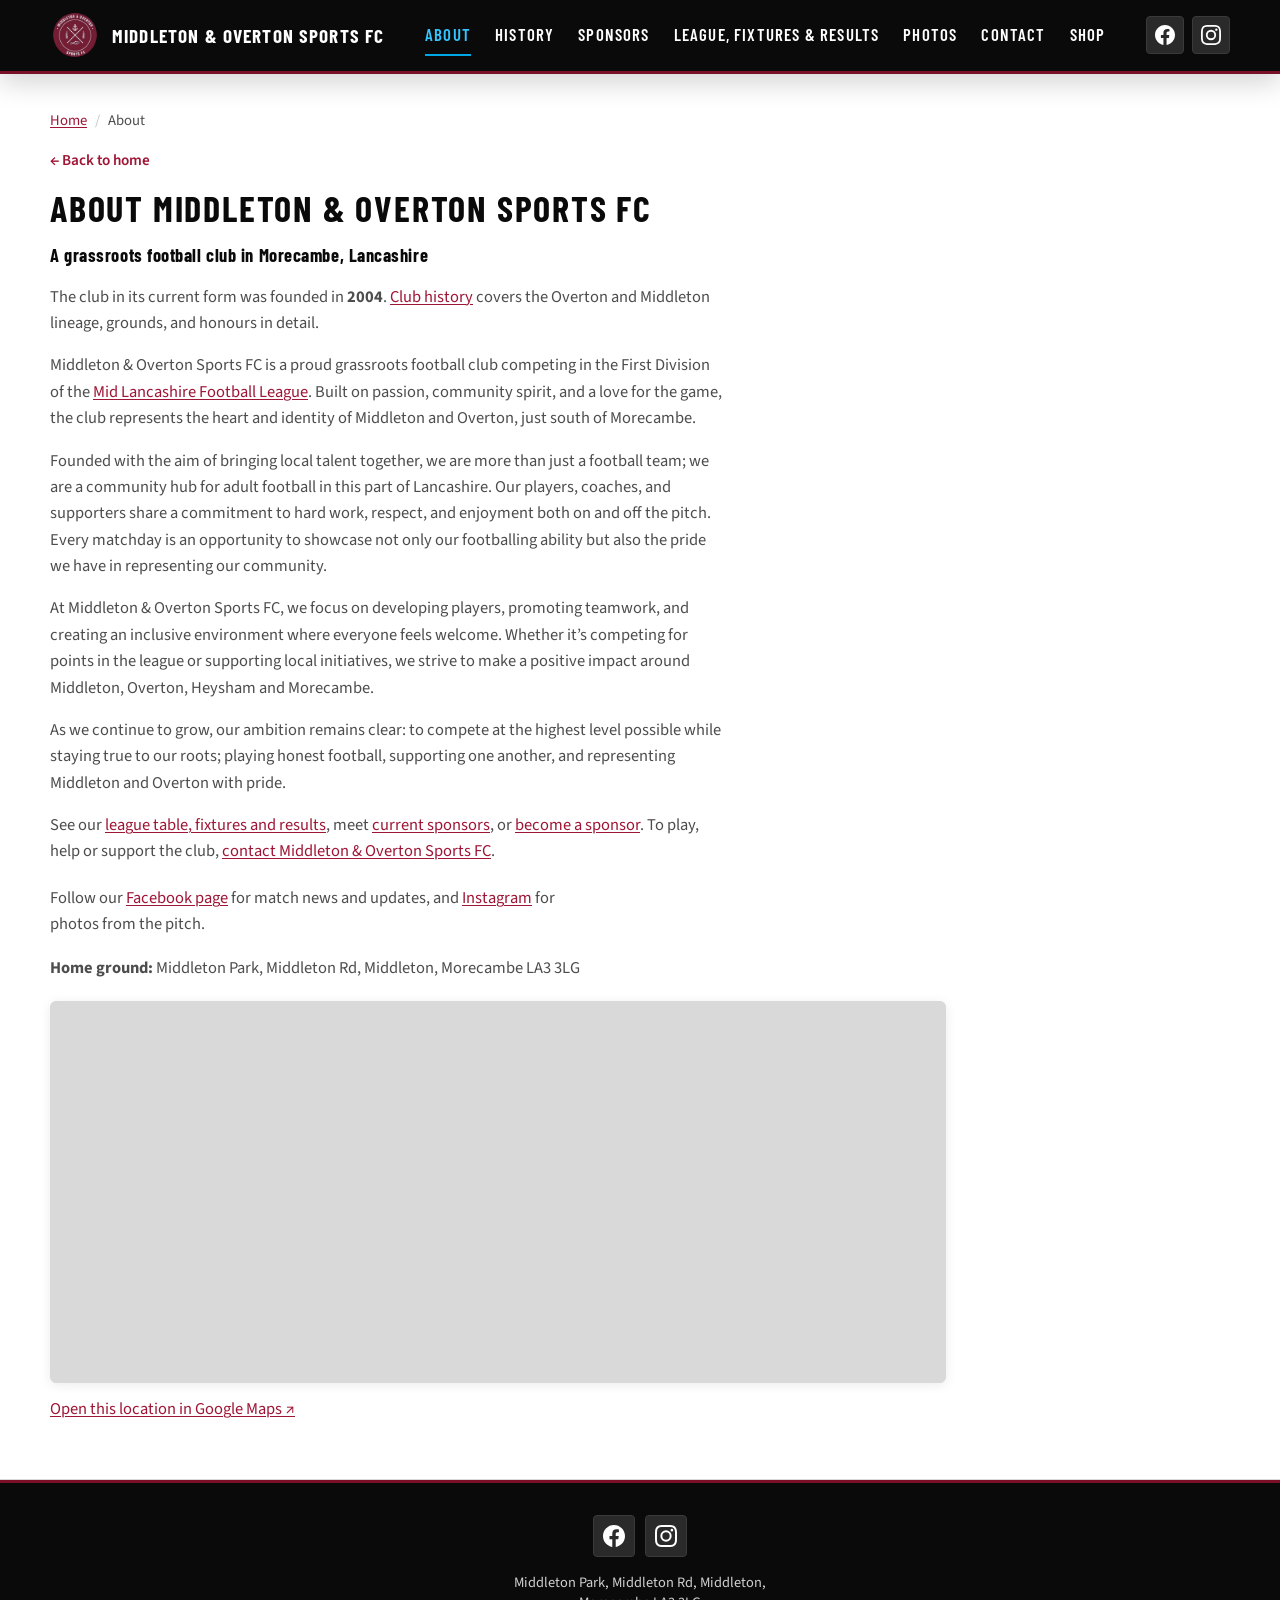
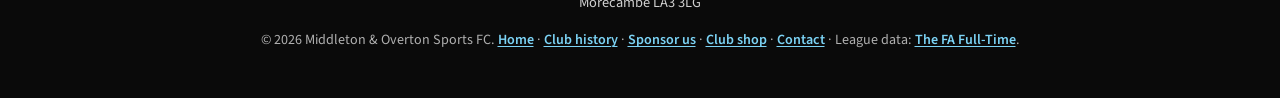
<file: about.html>
<!DOCTYPE html>
<html lang="en-GB">
  <head>
    <meta charset="utf-8" />
    <meta name="viewport" content="width=device-width, initial-scale=1" />
    <title>About Middleton &amp; Overton Sports FC | Morecambe</title>
    <meta
      name="description"
      content="About Middleton &amp; Overton Sports FC, a grassroots football club in Middleton and Overton, Morecambe. Founded in 2004. Home at Middleton Park, Lancashire."
    />
    <link rel="canonical" href="https://middletonandovertonsportsfc.com/about.html" />
    <meta name="robots" content="index, follow" />
    <meta name="theme-color" content="#0a0a0a" />
    <meta property="og:type" content="website" />
    <meta property="og:site_name" content="Middleton &amp; Overton Sports FC" />
    <meta property="og:locale" content="en_GB" />
    <meta property="og:title" content="About Middleton &amp; Overton Sports FC | Morecambe" />
    <meta
      property="og:description"
      content="A grassroots football club representing Middleton and Overton in Morecambe, Lancashire. Mid Lancashire Football League. Home at Middleton Park."
    />
    <meta property="og:url" content="https://middletonandovertonsportsfc.com/about.html" />
    <meta
      property="og:image"
      content="https://middletonandovertonsportsfc.com/images/og-middleton-overton-sports-fc.jpg"
    />
    <meta property="og:image:width" content="1200" />
    <meta property="og:image:height" content="630" />
    <meta
      property="og:image:alt"
      content="Middleton &amp; Overton Sports FC crest — grassroots football in Morecambe"
    />
    <meta name="twitter:card" content="summary_large_image" />
    <meta name="twitter:title" content="About Middleton &amp; Overton Sports FC | Morecambe" />
    <meta
      name="twitter:description"
      content="A grassroots football club representing Middleton and Overton in Morecambe, Lancashire. Home at Middleton Park."
    />
    <meta
      name="twitter:image"
      content="https://middletonandovertonsportsfc.com/images/og-middleton-overton-sports-fc.jpg"
    />
    <link rel="icon" href="images/favicon-32.png" type="image/png" sizes="32x32" />
    <link rel="apple-touch-icon" href="images/apple-touch-icon.png" sizes="180x180" />
    <link rel="manifest" href="site.webmanifest" />
    <link rel="preconnect" href="https://fonts.googleapis.com" />
    <link rel="preconnect" href="https://fonts.gstatic.com" crossorigin />
    <link
      href="https://fonts.googleapis.com/css2?family=Barlow+Condensed:wght@500;600;700&family=Source+Sans+3:wght@400;500;600;700&display=swap"
      rel="stylesheet"
    />
    <link rel="stylesheet" href="styles.css" />
  </head>
  <body id="top">
    <a class="skip-link" href="#main">Skip to content</a>
    <header class="site-header">
      <div class="wrap header-inner">
        <a class="brand" href="index.html">
          <picture>
            <source srcset="images/middleton-overton-sports-fc-crest.webp" type="image/webp" />
            <img
              class="brand-badge"
              src="images/middleton-overton-sports-fc-crest.png"
              width="52"
              height="52"
              alt="Middleton &amp; Overton Sports FC crest"
            />
          </picture>
          <span>Middleton &amp; Overton Sports FC</span>
        </a>
        <nav class="nav-main" aria-label="Primary">
          <a href="about.html" aria-current="page">About</a>
          <a href="history.html">History</a>
          <a href="index.html#sponsors">Sponsors</a>
          <a href="index.html#league">League, fixtures &amp; results</a>
          <a href="index.html#instagram">Photos</a>
          <a href="index.html#contact">Contact</a>
          <a
            href="https://middletonoverton.deco-football.com/"
            target="_blank"
            rel="noopener noreferrer"
            >Shop</a
          >
        </nav>
        <div class="social-header" aria-label="Social links">
          <a
            href="https://www.facebook.com/MiddletonOvertonSportsFC/"
            target="_blank"
            rel="noopener noreferrer"
            aria-label="Facebook — Middleton &amp; Overton Sports FC"
            title="Facebook"
          >
            <svg viewBox="0 0 24 24" xmlns="http://www.w3.org/2000/svg" aria-hidden="true">
              <path
                fill="#ffffff"
                d="M24 12.073c0-6.627-5.373-12-12-12s-12 5.373-12 12c0 5.99 4.388 10.954 10.125 11.854v-8.385H7.078v-3.47h3.047V9.43c0-3.007 1.792-4.669 4.533-4.669 1.312 0 2.686.235 2.686.235v2.953H15.83c-1.491 0-1.956.925-1.956 1.874v2.25h3.328l-.532 3.47h-2.796v8.385C19.612 23.027 24 18.062 24 12.073z"
              />
            </svg>
          </a>
          <a
            href="https://www.instagram.com/middletonandovertonsports/"
            target="_blank"
            rel="noopener noreferrer"
            aria-label="Instagram — middletonandovertonsports"
            title="Instagram"
          >
            <svg viewBox="0 0 24 24" xmlns="http://www.w3.org/2000/svg" aria-hidden="true">
              <path
                fill="#ffffff"
                d="M12 2.163c3.204 0 3.584.012 4.85.07 3.252.148 4.771 1.691 4.919 4.919.058 1.265.069 1.645.069 4.849 0 3.205-.012 3.584-.069 4.849-.149 3.225-1.664 4.771-4.919 4.919-1.266.058-1.644.07-4.85.07-3.204 0-3.584-.012-4.849-.07-3.26-.149-4.771-1.699-4.919-4.92-.058-1.265-.07-1.644-.07-4.849 0-3.204.013-3.583.07-4.849.149-3.227 1.664-4.771 4.919-4.919 1.266-.057 1.645-.069 4.849-.069zM12 0C8.741 0 8.333.014 7.053.072 2.695.272.273 2.69.073 7.052.014 8.333 0 8.741 0 12c0 3.259.014 3.668.072 4.948.2 4.358 2.618 6.78 6.98 6.98C8.333 23.986 8.741 24 12 24c3.259 0 3.668-.014 4.948-.072 4.354-.2 6.782-2.618 6.979-6.98.059-1.28.073-1.689.073-4.948 0-3.259-.014-3.667-.072-4.947-.196-4.354-2.617-6.78-6.979-6.98C15.668.014 15.259 0 12 0zm0 5.838a6.162 6.162 0 100 12.324 6.162 6.162 0 000-12.324zM12 16a4 4 0 110-8 4 4 0 010 8zm6.406-11.845a1.44 1.44 0 100 2.881 1.44 1.44 0 000-2.881z"
              />
            </svg>
          </a>
        </div>
      </div>
    </header>

    <main id="main">
      <section class="section-intro page-about-head" aria-labelledby="about-page-title">
        <div class="wrap">
          <nav class="page-breadcrumb" aria-label="Breadcrumb">
            <ol>
              <li><a href="index.html">Home</a></li>
              <li aria-current="page">About</li>
            </ol>
          </nav>
          <p class="page-back">
            <a href="index.html">&larr; Back to home</a>
          </p>
          <h1 class="section-title" id="about-page-title">About Middleton &amp; Overton Sports FC</h1>
          <div class="about-body">
            <p class="about-standfirst">A grassroots football club in Morecambe, Lancashire</p>
            <p class="about-text">
              The club in its current form was founded in <strong>2004</strong>.
              <a href="history.html">Club history</a> covers the Overton and Middleton lineage, grounds,
              and honours in detail.
            </p>
            <p class="about-text">
              Middleton &amp; Overton Sports FC is a proud grassroots football club competing in the
              First Division of the
              <a href="https://midlancsfl.com/" target="_blank" rel="noopener noreferrer">Mid Lancashire Football League</a>.
              Built on passion, community spirit, and a love for the game, the club represents the
              heart and identity of Middleton and Overton, just south of Morecambe.
            </p>
            <p class="about-text">
              Founded with the aim of bringing local talent together, we are more than just a football
              team; we are a community hub for adult football in this part of Lancashire. Our players,
              coaches, and supporters share a commitment to hard work, respect, and enjoyment both on
              and off the pitch. Every matchday is an opportunity to showcase not only our footballing
              ability but also the pride we have in representing our community.
            </p>
            <p class="about-text">
              At Middleton &amp; Overton Sports FC, we focus on developing players, promoting
              teamwork, and creating an inclusive environment where everyone feels welcome. Whether
              it&rsquo;s competing for points in the league or supporting local initiatives, we strive
              to make a positive impact around Middleton, Overton, Heysham and Morecambe.
            </p>
            <p class="about-text">
              As we continue to grow, our ambition remains clear: to compete at the highest level
              possible while staying true to our roots; playing honest football, supporting one
              another, and representing Middleton and Overton with pride.
            </p>
            <p class="about-text">
              See our
              <a href="index.html#league">league table, fixtures and results</a>,
              meet
              <a href="index.html#sponsors">current sponsors</a>,
              or
              <a href="sponsor.html">become a sponsor</a>.
              To play, help or support the club,
              <a href="index.html#contact">contact Middleton &amp; Overton Sports FC</a>.
            </p>
          </div>
          <p class="section-lead about-follow">
            Follow our
            <a href="https://www.facebook.com/MiddletonOvertonSportsFC/" target="_blank" rel="noopener noreferrer">Facebook page</a>
            for match news and updates, and
            <a href="https://www.instagram.com/middletonandovertonsports/" target="_blank" rel="noopener noreferrer">Instagram</a>
            for photos from the pitch.
          </p>
          <p class="section-lead club-address">
            <strong>Home ground:</strong> Middleton Park, Middleton Rd, Middleton, Morecambe LA3 3LG
          </p>
          <div class="map-embed map-embed--about">
            <iframe
              title="Middleton &amp; Overton Sports FC on Google Maps"
              src="https://www.google.com/maps?q=54.0221094,-2.8745536&amp;z=17&amp;hl=en&amp;output=embed"
              loading="lazy"
              referrerpolicy="no-referrer-when-downgrade"
              allowfullscreen
            ></iframe>
          </div>
          <p class="section-lead map-embed-link">
            <a
              href="https://maps.app.goo.gl/3gbqwsfaDoRmBNLVA"
              target="_blank"
              rel="noopener noreferrer"
              >Open this location in Google Maps ↗</a
            >
          </p>
        </div>
      </section>
    </main>

    <footer class="site-footer">
      <div class="wrap">
        <div class="footer-social" aria-label="Social">
          <a
            href="https://www.facebook.com/MiddletonOvertonSportsFC/"
            target="_blank"
            rel="noopener noreferrer"
            aria-label="Facebook"
          >
            <svg viewBox="0 0 24 24" xmlns="http://www.w3.org/2000/svg" aria-hidden="true">
              <path
                fill="#ffffff"
                d="M24 12.073c0-6.627-5.373-12-12-12s-12 5.373-12 12c0 5.99 4.388 10.954 10.125 11.854v-8.385H7.078v-3.47h3.047V9.43c0-3.007 1.792-4.669 4.533-4.669 1.312 0 2.686.235 2.686.235v2.953H15.83c-1.491 0-1.956.925-1.956 1.874v2.25h3.328l-.532 3.47h-2.796v8.385C19.612 23.027 24 18.062 24 12.073z"
              />
            </svg>
          </a>
          <a
            href="https://www.instagram.com/middletonandovertonsports/"
            target="_blank"
            rel="noopener noreferrer"
            aria-label="Instagram"
          >
            <svg viewBox="0 0 24 24" xmlns="http://www.w3.org/2000/svg" aria-hidden="true">
              <path
                fill="#ffffff"
                d="M12 2.163c3.204 0 3.584.012 4.85.07 3.252.148 4.771 1.691 4.919 4.919.058 1.265.069 1.645.069 4.849 0 3.205-.012 3.584-.069 4.849-.149 3.225-1.664 4.771-4.919 4.919-1.266.058-1.644.07-4.85.07-3.204 0-3.584-.012-4.849-.07-3.26-.149-4.771-1.699-4.919-4.92-.058-1.265-.07-1.644-.07-4.849 0-3.204.013-3.583.07-4.849.149-3.227 1.664-4.771 4.919-4.919 1.266-.057 1.645-.069 4.849-.069zM12 0C8.741 0 8.333.014 7.053.072 2.695.272.273 2.69.073 7.052.014 8.333 0 8.741 0 12c0 3.259.014 3.668.072 4.948.2 4.358 2.618 6.78 6.98 6.98C8.333 23.986 8.741 24 12 24c3.259 0 3.668-.014 4.948-.072 4.354-.2 6.782-2.618 6.979-6.98.059-1.28.073-1.689.073-4.948 0-3.259-.014-3.667-.072-4.947-.196-4.354-2.617-6.78-6.979-6.98C15.668.014 15.259 0 12 0zm0 5.838a6.162 6.162 0 100 12.324 6.162 6.162 0 000-12.324zM12 16a4 4 0 110-8 4 4 0 010 8zm6.406-11.845a1.44 1.44 0 100 2.881 1.44 1.44 0 000-2.881z"
              />
            </svg>
          </a>
        </div>
        <p class="footer-address">
          Middleton Park, Middleton Rd, Middleton, Morecambe LA3 3LG
        </p>
        <p>
          &copy; <span id="year"></span> Middleton &amp; Overton Sports FC.
          <a href="index.html">Home</a> · <a href="history.html">Club history</a> ·
          <a href="sponsor.html">Sponsor us</a> ·
          <a
            href="https://middletonoverton.deco-football.com/"
            target="_blank"
            rel="noopener noreferrer"
            >Club shop</a
          >
          · <a href="index.html#contact">Contact</a> · League data:
          <a
            href="https://fulltime.thefa.com/index.html?divisionseason=109305413"
            target="_blank"
            rel="noopener noreferrer"
            >The FA Full-Time</a
          >.
        </p>
      </div>
    </footer>

    <script>
      document.getElementById("year").textContent = new Date().getFullYear();
    </script>
    <script type="application/ld+json">
      {
        "@context": "https://schema.org",
        "@graph": [
          {
            "@type": "WebPage",
            "@id": "https://middletonandovertonsportsfc.com/about.html#webpage",
            "url": "https://middletonandovertonsportsfc.com/about.html",
            "name": "About Middleton & Overton Sports FC | Morecambe",
            "description": "About Middleton & Overton Sports FC, a grassroots football club in Middleton and Overton, Morecambe. Founded in 2004. Home at Middleton Park, Lancashire.",
            "isPartOf": { "@id": "https://middletonandovertonsportsfc.com/#website" },
            "about": { "@id": "https://middletonandovertonsportsfc.com/#club" }
          },
          {
            "@type": "BreadcrumbList",
            "itemListElement": [
              {
                "@type": "ListItem",
                "position": 1,
                "name": "Home",
                "item": "https://middletonandovertonsportsfc.com/"
              },
              {
                "@type": "ListItem",
                "position": 2,
                "name": "About",
                "item": "https://middletonandovertonsportsfc.com/about.html"
              }
            ]
          }
        ]
      }
    </script>
  </body>
</html>
</file>
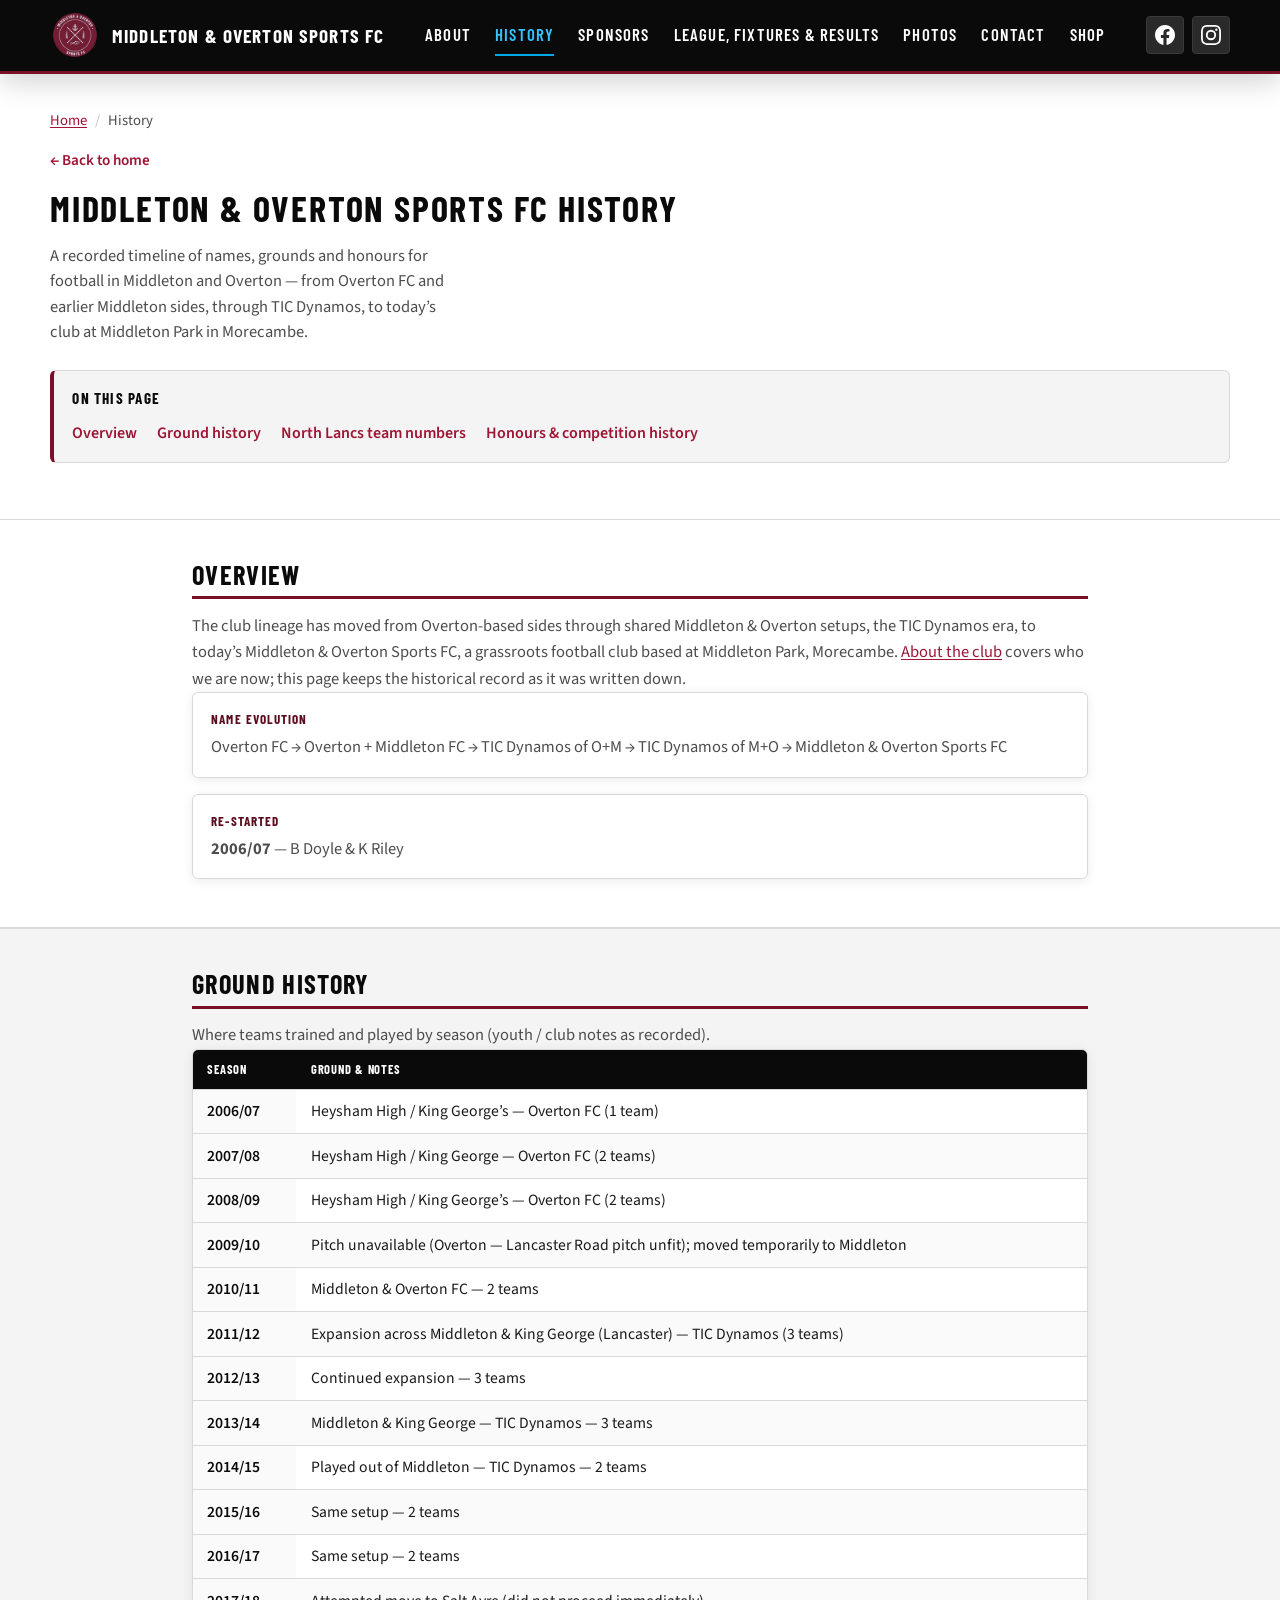
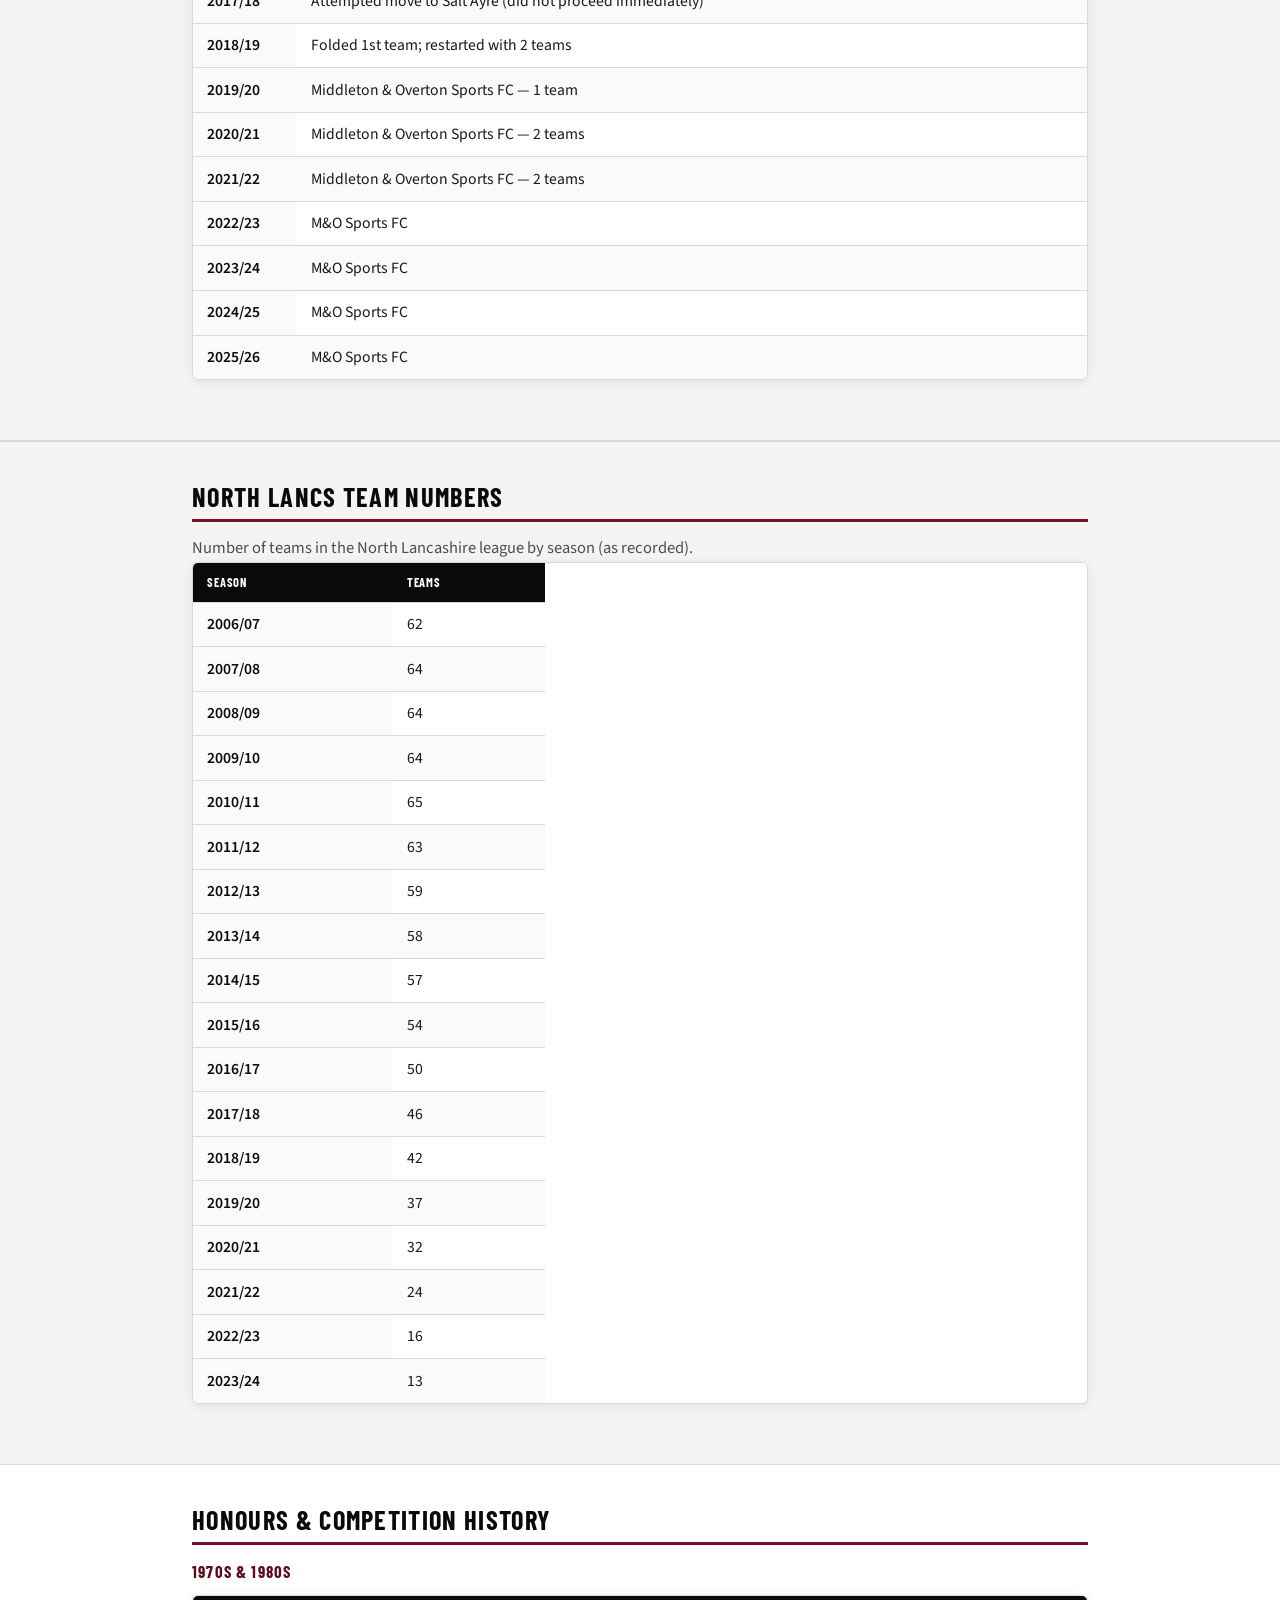
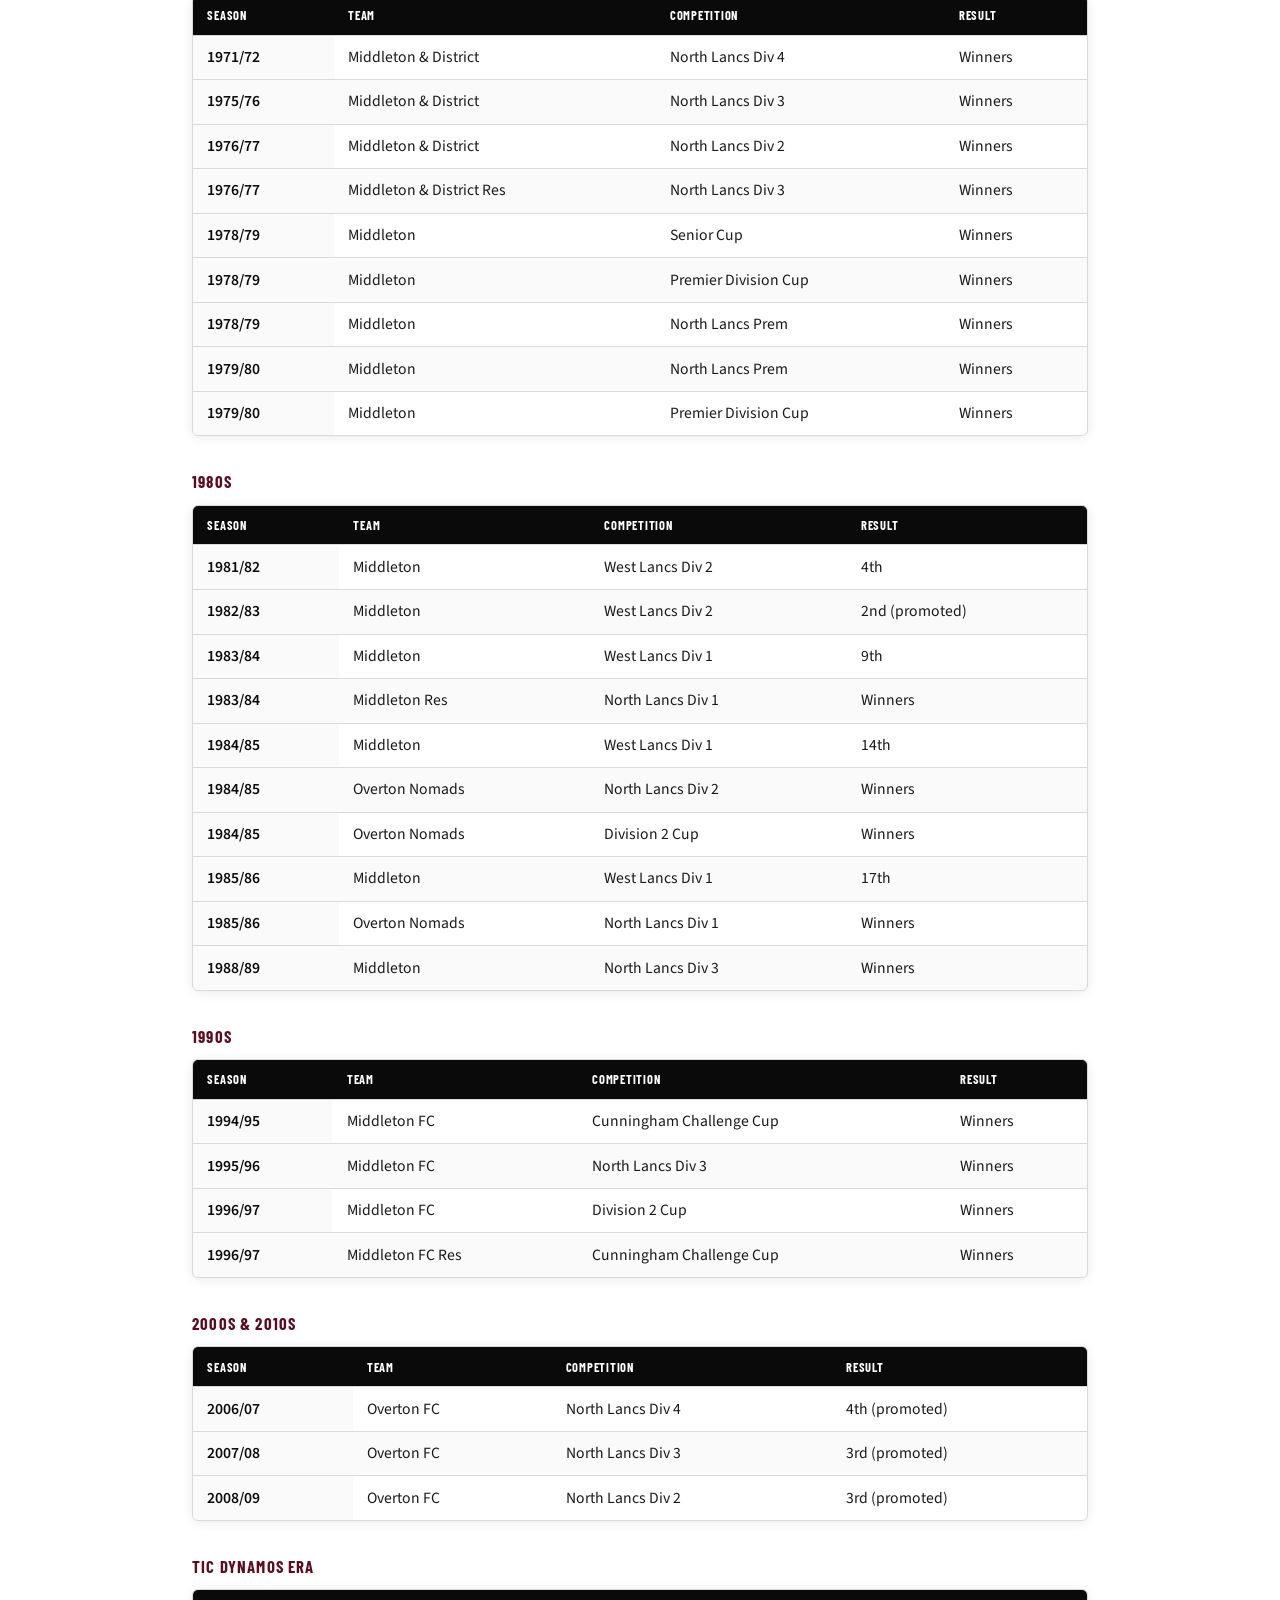
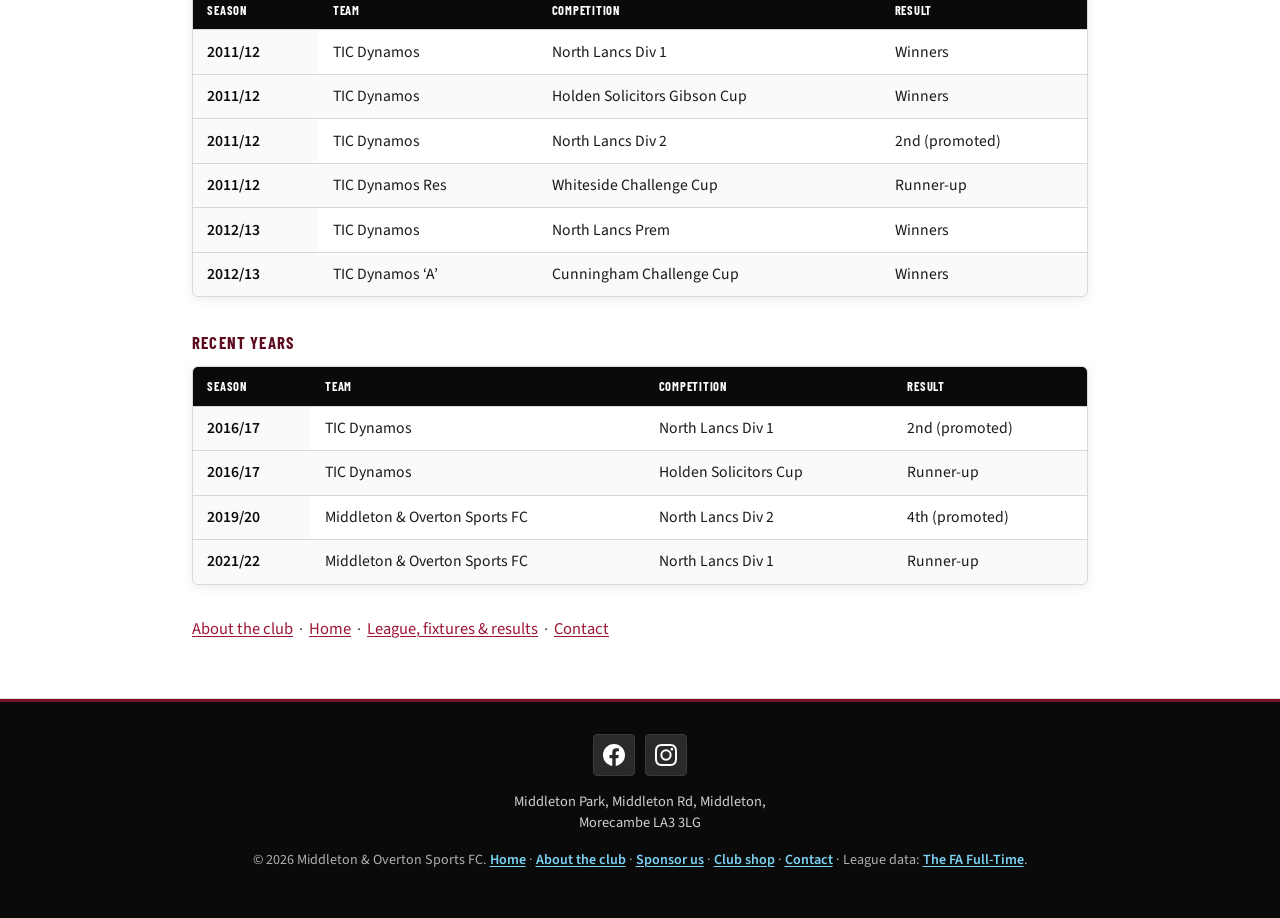
<file: history.html>
<!DOCTYPE html>
<html lang="en-GB">
  <head>
    <meta charset="utf-8" />
    <meta name="viewport" content="width=device-width, initial-scale=1" />
    <title>Middleton &amp; Overton Sports FC History | Morecambe</title>
    <meta
      name="description"
      content="History of Middleton &amp; Overton Sports FC: Overton FC, Middleton football, TIC Dynamos, grounds from Heysham to Middleton Park, and honours through the years."
    />
    <link rel="canonical" href="https://middletonandovertonsportsfc.com/history.html" />
    <meta name="robots" content="index, follow" />
    <meta name="theme-color" content="#0a0a0a" />
    <meta property="og:type" content="website" />
    <meta property="og:site_name" content="Middleton &amp; Overton Sports FC" />
    <meta property="og:locale" content="en_GB" />
    <meta property="og:title" content="Middleton &amp; Overton Sports FC History | Morecambe" />
    <meta
      property="og:description"
      content="Name changes, grounds and honours from Overton FC and Middleton sides through TIC Dynamos to today’s club at Middleton Park, Morecambe."
    />
    <meta property="og:url" content="https://middletonandovertonsportsfc.com/history.html" />
    <meta
      property="og:image"
      content="https://middletonandovertonsportsfc.com/images/og-middleton-overton-sports-fc.jpg"
    />
    <meta property="og:image:width" content="1200" />
    <meta property="og:image:height" content="630" />
    <meta
      property="og:image:alt"
      content="Middleton &amp; Overton Sports FC crest — grassroots football in Morecambe"
    />
    <meta name="twitter:card" content="summary_large_image" />
    <meta name="twitter:title" content="Middleton &amp; Overton Sports FC History | Morecambe" />
    <meta
      name="twitter:description"
      content="Name changes, grounds and honours from Overton FC through TIC Dynamos to today’s Morecambe club."
    />
    <meta
      name="twitter:image"
      content="https://middletonandovertonsportsfc.com/images/og-middleton-overton-sports-fc.jpg"
    />
    <link rel="icon" href="images/favicon-32.png" type="image/png" sizes="32x32" />
    <link rel="apple-touch-icon" href="images/apple-touch-icon.png" sizes="180x180" />
    <link rel="manifest" href="site.webmanifest" />
    <link rel="preconnect" href="https://fonts.googleapis.com" />
    <link rel="preconnect" href="https://fonts.gstatic.com" crossorigin />
    <link
      href="https://fonts.googleapis.com/css2?family=Barlow+Condensed:wght@500;600;700&family=Source+Sans+3:wght@400;500;600;700&display=swap"
      rel="stylesheet"
    />
    <link rel="stylesheet" href="styles.css" />
  </head>
  <body id="top">
    <a class="skip-link" href="#main">Skip to content</a>
    <header class="site-header">
      <div class="wrap header-inner">
        <a class="brand" href="index.html">
          <picture>
            <source srcset="images/middleton-overton-sports-fc-crest.webp" type="image/webp" />
            <img
              class="brand-badge"
              src="images/middleton-overton-sports-fc-crest.png"
              width="52"
              height="52"
              alt="Middleton &amp; Overton Sports FC crest"
            />
          </picture>
          <span>Middleton &amp; Overton Sports FC</span>
        </a>
        <nav class="nav-main" aria-label="Primary">
          <a href="about.html">About</a>
          <a href="history.html" aria-current="page">History</a>
          <a href="index.html#sponsors">Sponsors</a>
          <a href="index.html#league">League, fixtures &amp; results</a>
          <a href="index.html#instagram">Photos</a>
          <a href="index.html#contact">Contact</a>
          <a
            href="https://middletonoverton.deco-football.com/"
            target="_blank"
            rel="noopener noreferrer"
            >Shop</a
          >
        </nav>
        <div class="social-header" aria-label="Social links">
          <a
            href="https://www.facebook.com/MiddletonOvertonSportsFC/"
            target="_blank"
            rel="noopener noreferrer"
            aria-label="Facebook — Middleton &amp; Overton Sports FC"
            title="Facebook"
          >
            <svg viewBox="0 0 24 24" xmlns="http://www.w3.org/2000/svg" aria-hidden="true">
              <path
                fill="#ffffff"
                d="M24 12.073c0-6.627-5.373-12-12-12s-12 5.373-12 12c0 5.99 4.388 10.954 10.125 11.854v-8.385H7.078v-3.47h3.047V9.43c0-3.007 1.792-4.669 4.533-4.669 1.312 0 2.686.235 2.686.235v2.953H15.83c-1.491 0-1.956.925-1.956 1.874v2.25h3.328l-.532 3.47h-2.796v8.385C19.612 23.027 24 18.062 24 12.073z"
              />
            </svg>
          </a>
          <a
            href="https://www.instagram.com/middletonandovertonsports/"
            target="_blank"
            rel="noopener noreferrer"
            aria-label="Instagram — middletonandovertonsports"
            title="Instagram"
          >
            <svg viewBox="0 0 24 24" xmlns="http://www.w3.org/2000/svg" aria-hidden="true">
              <path
                fill="#ffffff"
                d="M12 2.163c3.204 0 3.584.012 4.85.07 3.252.148 4.771 1.691 4.919 4.919.058 1.265.069 1.645.069 4.849 0 3.205-.012 3.584-.069 4.849-.149 3.225-1.664 4.771-4.919 4.919-1.266.058-1.644.07-4.85.07-3.204 0-3.584-.012-4.849-.07-3.26-.149-4.771-1.699-4.919-4.92-.058-1.265-.07-1.644-.07-4.849 0-3.204.013-3.583.07-4.849.149-3.227 1.664-4.771 4.919-4.919 1.266-.057 1.645-.069 4.849-.069zM12 0C8.741 0 8.333.014 7.053.072 2.695.272.273 2.69.073 7.052.014 8.333 0 8.741 0 12c0 3.259.014 3.668.072 4.948.2 4.358 2.618 6.78 6.98 6.98C8.333 23.986 8.741 24 12 24c3.259 0 3.668-.014 4.948-.072 4.354-.2 6.782-2.618 6.979-6.98.059-1.28.073-1.689.073-4.948 0-3.259-.014-3.667-.072-4.947-.196-4.354-2.617-6.78-6.979-6.98C15.668.014 15.259 0 12 0zm0 5.838a6.162 6.162 0 100 12.324 6.162 6.162 0 000-12.324zM12 16a4 4 0 110-8 4 4 0 010 8zm6.406-11.845a1.44 1.44 0 100 2.881 1.44 1.44 0 000-2.881z"
              />
            </svg>
          </a>
        </div>
      </div>
    </header>

    <main id="main" class="history-main">
      <section class="section-intro page-about-head" aria-labelledby="history-page-title">
        <div class="wrap">
          <nav class="page-breadcrumb" aria-label="Breadcrumb">
            <ol>
              <li><a href="index.html">Home</a></li>
              <li aria-current="page">History</li>
            </ol>
          </nav>
          <p class="page-back">
            <a href="index.html">&larr; Back to home</a>
          </p>
          <h1 class="section-title" id="history-page-title">Middleton &amp; Overton Sports FC history</h1>
          <p class="section-lead history-lead">
            A recorded timeline of names, grounds and honours for football in Middleton and Overton —
            from Overton FC and earlier Middleton sides, through TIC Dynamos, to today’s club at
            Middleton Park in Morecambe.
          </p>

          <nav class="history-toc" aria-label="On this page">
            <h2 class="history-toc-title">On this page</h2>
            <ul>
              <li><a href="#overview">Overview</a></li>
              <li><a href="#ground">Ground history</a></li>
              <li><a href="#team-numbers">North Lancs team numbers</a></li>
              <li><a href="#honours">Honours &amp; competition history</a></li>
            </ul>
          </nav>
        </div>
      </section>

      <section class="section-intro history-section" id="overview" aria-labelledby="overview-title">
        <div class="wrap history-content">
          <h2 class="history-subheading" id="overview-title">Overview</h2>
          <p class="about-text history-intro">
            The club lineage has moved from Overton-based sides through shared Middleton &amp; Overton
            setups, the TIC Dynamos era, to today&rsquo;s Middleton &amp; Overton Sports FC, a
            grassroots football club based at Middleton Park, Morecambe.
            <a href="about.html">About the club</a> covers who we are now;
            this page keeps the historical record as it was written down.
          </p>
          <div class="history-timeline">
            <div class="history-timeline-item">
              <span class="history-timeline-label">Name evolution</span>
              <p>
                Overton FC &rarr; Overton + Middleton FC &rarr; TIC Dynamos of O+M &rarr; TIC Dynamos of
                M+O &rarr; Middleton &amp; Overton Sports FC
              </p>
            </div>
            <div class="history-timeline-item">
              <span class="history-timeline-label">Re-started</span>
              <p>
                <strong>2006/07</strong> — B Doyle &amp; K Riley
              </p>
            </div>
          </div>
        </div>
      </section>

      <section class="history-section history-section--alt" id="ground" aria-labelledby="ground-title">
        <div class="wrap history-content">
          <h2 class="history-subheading" id="ground-title">Ground history</h2>
          <p class="about-text">
            Where teams trained and played by season (youth / club notes as recorded).
          </p>
          <div class="history-table-wrap" role="region" aria-label="Ground history by season" tabindex="0">
            <table class="history-table">
              <thead>
                <tr>
                  <th scope="col">Season</th>
                  <th scope="col">Ground &amp; notes</th>
                </tr>
              </thead>
              <tbody>
                <tr>
                  <th scope="row">2006/07</th>
                  <td>Heysham High / King George&rsquo;s — Overton FC (1 team)</td>
                </tr>
                <tr>
                  <th scope="row">2007/08</th>
                  <td>Heysham High / King George — Overton FC (2 teams)</td>
                </tr>
                <tr>
                  <th scope="row">2008/09</th>
                  <td>Heysham High / King George&rsquo;s — Overton FC (2 teams)</td>
                </tr>
                <tr>
                  <th scope="row">2009/10</th>
                  <td>
                    Pitch unavailable (Overton — Lancaster Road pitch unfit); moved temporarily to
                    Middleton
                  </td>
                </tr>
                <tr>
                  <th scope="row">2010/11</th>
                  <td>Middleton &amp; Overton FC — 2 teams</td>
                </tr>
                <tr>
                  <th scope="row">2011/12</th>
                  <td>Expansion across Middleton &amp; King George (Lancaster) — TIC Dynamos (3 teams)</td>
                </tr>
                <tr>
                  <th scope="row">2012/13</th>
                  <td>Continued expansion — 3 teams</td>
                </tr>
                <tr>
                  <th scope="row">2013/14</th>
                  <td>Middleton &amp; King George — TIC Dynamos — 3 teams</td>
                </tr>
                <tr>
                  <th scope="row">2014/15</th>
                  <td>Played out of Middleton — TIC Dynamos — 2 teams</td>
                </tr>
                <tr>
                  <th scope="row">2015/16</th>
                  <td>Same setup — 2 teams</td>
                </tr>
                <tr>
                  <th scope="row">2016/17</th>
                  <td>Same setup — 2 teams</td>
                </tr>
                <tr>
                  <th scope="row">2017/18</th>
                  <td>Attempted move to Salt Ayre (did not proceed immediately)</td>
                </tr>
                <tr>
                  <th scope="row">2018/19</th>
                  <td>Folded 1st team; restarted with 2 teams</td>
                </tr>
                <tr>
                  <th scope="row">2019/20</th>
                  <td>Middleton &amp; Overton Sports FC — 1 team</td>
                </tr>
                <tr>
                  <th scope="row">2020/21</th>
                  <td>Middleton &amp; Overton Sports FC — 2 teams</td>
                </tr>
                <tr>
                  <th scope="row">2021/22</th>
                  <td>Middleton &amp; Overton Sports FC — 2 teams</td>
                </tr>
                <tr>
                  <th scope="row">2022/23</th>
                  <td>M&amp;O Sports FC</td>
                </tr>
                <tr>
                  <th scope="row">2023/24</th>
                  <td>M&amp;O Sports FC</td>
                </tr>
                <tr>
                  <th scope="row">2024/25</th>
                  <td>M&amp;O Sports FC</td>
                </tr>
                <tr>
                  <th scope="row">2025/26</th>
                  <td>M&amp;O Sports FC</td>
                </tr>
              </tbody>
            </table>
          </div>
        </div>
      </section>

      <section class="history-section history-section--alt" id="team-numbers" aria-labelledby="team-numbers-title">
        <div class="wrap history-content">
          <h2 class="history-subheading" id="team-numbers-title">North Lancs team numbers</h2>
          <p class="about-text">
            Number of teams in the North Lancashire league by season (as recorded).
          </p>
          <div
            class="history-table-wrap"
            role="region"
            aria-label="North Lancs team counts by season"
            tabindex="0"
          >
            <table class="history-table history-table--compact">
              <thead>
                <tr>
                  <th scope="col">Season</th>
                  <th scope="col">Teams</th>
                </tr>
              </thead>
              <tbody>
                <tr>
                  <th scope="row">2006/07</th>
                  <td>62</td>
                </tr>
                <tr>
                  <th scope="row">2007/08</th>
                  <td>64</td>
                </tr>
                <tr>
                  <th scope="row">2008/09</th>
                  <td>64</td>
                </tr>
                <tr>
                  <th scope="row">2009/10</th>
                  <td>64</td>
                </tr>
                <tr>
                  <th scope="row">2010/11</th>
                  <td>65</td>
                </tr>
                <tr>
                  <th scope="row">2011/12</th>
                  <td>63</td>
                </tr>
                <tr>
                  <th scope="row">2012/13</th>
                  <td>59</td>
                </tr>
                <tr>
                  <th scope="row">2013/14</th>
                  <td>58</td>
                </tr>
                <tr>
                  <th scope="row">2014/15</th>
                  <td>57</td>
                </tr>
                <tr>
                  <th scope="row">2015/16</th>
                  <td>54</td>
                </tr>
                <tr>
                  <th scope="row">2016/17</th>
                  <td>50</td>
                </tr>
                <tr>
                  <th scope="row">2017/18</th>
                  <td>46</td>
                </tr>
                <tr>
                  <th scope="row">2018/19</th>
                  <td>42</td>
                </tr>
                <tr>
                  <th scope="row">2019/20</th>
                  <td>37</td>
                </tr>
                <tr>
                  <th scope="row">2020/21</th>
                  <td>32</td>
                </tr>
                <tr>
                  <th scope="row">2021/22</th>
                  <td>24</td>
                </tr>
                <tr>
                  <th scope="row">2022/23</th>
                  <td>16</td>
                </tr>
                <tr>
                  <th scope="row">2023/24</th>
                  <td>13</td>
                </tr>
              </tbody>
            </table>
          </div>
        </div>
      </section>

      <section class="section-intro history-section history-section--honours" id="honours" aria-labelledby="honours-title">
        <div class="wrap history-content">
          <h2 class="history-subheading" id="honours-title">Honours &amp; competition history</h2>

          <h3 class="era-heading" id="era-1970s">1970s &amp; 1980s</h3>
          <div class="history-table-wrap">
            <table class="history-table">
              <thead>
                <tr>
                  <th scope="col">Season</th>
                  <th scope="col">Team</th>
                  <th scope="col">Competition</th>
                  <th scope="col">Result</th>
                </tr>
              </thead>
              <tbody>
                <tr>
                  <th scope="row">1971/72</th>
                  <td>Middleton &amp; District</td>
                  <td>North Lancs Div 4</td>
                  <td>Winners</td>
                </tr>
                <tr>
                  <th scope="row">1975/76</th>
                  <td>Middleton &amp; District</td>
                  <td>North Lancs Div 3</td>
                  <td>Winners</td>
                </tr>
                <tr>
                  <th scope="row">1976/77</th>
                  <td>Middleton &amp; District</td>
                  <td>North Lancs Div 2</td>
                  <td>Winners</td>
                </tr>
                <tr>
                  <th scope="row">1976/77</th>
                  <td>Middleton &amp; District Res</td>
                  <td>North Lancs Div 3</td>
                  <td>Winners</td>
                </tr>
                <tr>
                  <th scope="row">1978/79</th>
                  <td>Middleton</td>
                  <td>Senior Cup</td>
                  <td>Winners</td>
                </tr>
                <tr>
                  <th scope="row">1978/79</th>
                  <td>Middleton</td>
                  <td>Premier Division Cup</td>
                  <td>Winners</td>
                </tr>
                <tr>
                  <th scope="row">1978/79</th>
                  <td>Middleton</td>
                  <td>North Lancs Prem</td>
                  <td>Winners</td>
                </tr>
                <tr>
                  <th scope="row">1979/80</th>
                  <td>Middleton</td>
                  <td>North Lancs Prem</td>
                  <td>Winners</td>
                </tr>
                <tr>
                  <th scope="row">1979/80</th>
                  <td>Middleton</td>
                  <td>Premier Division Cup</td>
                  <td>Winners</td>
                </tr>
              </tbody>
            </table>
          </div>

          <h3 class="era-heading" id="era-1980s">1980s</h3>
          <div class="history-table-wrap">
            <table class="history-table">
              <thead>
                <tr>
                  <th scope="col">Season</th>
                  <th scope="col">Team</th>
                  <th scope="col">Competition</th>
                  <th scope="col">Result</th>
                </tr>
              </thead>
              <tbody>
                <tr>
                  <th scope="row">1981/82</th>
                  <td>Middleton</td>
                  <td>West Lancs Div 2</td>
                  <td>4th</td>
                </tr>
                <tr>
                  <th scope="row">1982/83</th>
                  <td>Middleton</td>
                  <td>West Lancs Div 2</td>
                  <td>2nd (promoted)</td>
                </tr>
                <tr>
                  <th scope="row">1983/84</th>
                  <td>Middleton</td>
                  <td>West Lancs Div 1</td>
                  <td>9th</td>
                </tr>
                <tr>
                  <th scope="row">1983/84</th>
                  <td>Middleton Res</td>
                  <td>North Lancs Div 1</td>
                  <td>Winners</td>
                </tr>
                <tr>
                  <th scope="row">1984/85</th>
                  <td>Middleton</td>
                  <td>West Lancs Div 1</td>
                  <td>14th</td>
                </tr>
                <tr>
                  <th scope="row">1984/85</th>
                  <td>Overton Nomads</td>
                  <td>North Lancs Div 2</td>
                  <td>Winners</td>
                </tr>
                <tr>
                  <th scope="row">1984/85</th>
                  <td>Overton Nomads</td>
                  <td>Division 2 Cup</td>
                  <td>Winners</td>
                </tr>
                <tr>
                  <th scope="row">1985/86</th>
                  <td>Middleton</td>
                  <td>West Lancs Div 1</td>
                  <td>17th</td>
                </tr>
                <tr>
                  <th scope="row">1985/86</th>
                  <td>Overton Nomads</td>
                  <td>North Lancs Div 1</td>
                  <td>Winners</td>
                </tr>
                <tr>
                  <th scope="row">1988/89</th>
                  <td>Middleton</td>
                  <td>North Lancs Div 3</td>
                  <td>Winners</td>
                </tr>
              </tbody>
            </table>
          </div>

          <h3 class="era-heading" id="era-1990s">1990s</h3>
          <div class="history-table-wrap">
            <table class="history-table">
              <thead>
                <tr>
                  <th scope="col">Season</th>
                  <th scope="col">Team</th>
                  <th scope="col">Competition</th>
                  <th scope="col">Result</th>
                </tr>
              </thead>
              <tbody>
                <tr>
                  <th scope="row">1994/95</th>
                  <td>Middleton FC</td>
                  <td>Cunningham Challenge Cup</td>
                  <td>Winners</td>
                </tr>
                <tr>
                  <th scope="row">1995/96</th>
                  <td>Middleton FC</td>
                  <td>North Lancs Div 3</td>
                  <td>Winners</td>
                </tr>
                <tr>
                  <th scope="row">1996/97</th>
                  <td>Middleton FC</td>
                  <td>Division 2 Cup</td>
                  <td>Winners</td>
                </tr>
                <tr>
                  <th scope="row">1996/97</th>
                  <td>Middleton FC Res</td>
                  <td>Cunningham Challenge Cup</td>
                  <td>Winners</td>
                </tr>
              </tbody>
            </table>
          </div>

          <h3 class="era-heading" id="era-2000s">2000s &amp; 2010s</h3>
          <div class="history-table-wrap">
            <table class="history-table">
              <thead>
                <tr>
                  <th scope="col">Season</th>
                  <th scope="col">Team</th>
                  <th scope="col">Competition</th>
                  <th scope="col">Result</th>
                </tr>
              </thead>
              <tbody>
                <tr>
                  <th scope="row">2006/07</th>
                  <td>Overton FC</td>
                  <td>North Lancs Div 4</td>
                  <td>4th (promoted)</td>
                </tr>
                <tr>
                  <th scope="row">2007/08</th>
                  <td>Overton FC</td>
                  <td>North Lancs Div 3</td>
                  <td>3rd (promoted)</td>
                </tr>
                <tr>
                  <th scope="row">2008/09</th>
                  <td>Overton FC</td>
                  <td>North Lancs Div 2</td>
                  <td>3rd (promoted)</td>
                </tr>
              </tbody>
            </table>
          </div>

          <h3 class="era-heading" id="era-tic">TIC Dynamos era</h3>
          <div class="history-table-wrap">
            <table class="history-table">
              <thead>
                <tr>
                  <th scope="col">Season</th>
                  <th scope="col">Team</th>
                  <th scope="col">Competition</th>
                  <th scope="col">Result</th>
                </tr>
              </thead>
              <tbody>
                <tr>
                  <th scope="row">2011/12</th>
                  <td>TIC Dynamos</td>
                  <td>North Lancs Div 1</td>
                  <td>Winners</td>
                </tr>
                <tr>
                  <th scope="row">2011/12</th>
                  <td>TIC Dynamos</td>
                  <td>Holden Solicitors Gibson Cup</td>
                  <td>Winners</td>
                </tr>
                <tr>
                  <th scope="row">2011/12</th>
                  <td>TIC Dynamos</td>
                  <td>North Lancs Div 2</td>
                  <td>2nd (promoted)</td>
                </tr>
                <tr>
                  <th scope="row">2011/12</th>
                  <td>TIC Dynamos Res</td>
                  <td>Whiteside Challenge Cup</td>
                  <td>Runner-up</td>
                </tr>
                <tr>
                  <th scope="row">2012/13</th>
                  <td>TIC Dynamos</td>
                  <td>North Lancs Prem</td>
                  <td>Winners</td>
                </tr>
                <tr>
                  <th scope="row">2012/13</th>
                  <td>TIC Dynamos &lsquo;A&rsquo;</td>
                  <td>Cunningham Challenge Cup</td>
                  <td>Winners</td>
                </tr>
              </tbody>
            </table>
          </div>

          <h3 class="era-heading" id="era-recent">Recent years</h3>
          <div class="history-table-wrap">
            <table class="history-table">
              <thead>
                <tr>
                  <th scope="col">Season</th>
                  <th scope="col">Team</th>
                  <th scope="col">Competition</th>
                  <th scope="col">Result</th>
                </tr>
              </thead>
              <tbody>
                <tr>
                  <th scope="row">2016/17</th>
                  <td>TIC Dynamos</td>
                  <td>North Lancs Div 1</td>
                  <td>2nd (promoted)</td>
                </tr>
                <tr>
                  <th scope="row">2016/17</th>
                  <td>TIC Dynamos</td>
                  <td>Holden Solicitors Cup</td>
                  <td>Runner-up</td>
                </tr>
                <tr>
                  <th scope="row">2019/20</th>
                  <td>Middleton &amp; Overton Sports FC</td>
                  <td>North Lancs Div 2</td>
                  <td>4th (promoted)</td>
                </tr>
                <tr>
                  <th scope="row">2021/22</th>
                  <td>Middleton &amp; Overton Sports FC</td>
                  <td>North Lancs Div 1</td>
                  <td>Runner-up</td>
                </tr>
              </tbody>
            </table>
          </div>

          <p class="section-lead history-footnote">
            <a href="about.html">About the club</a>
            &nbsp;·&nbsp;
            <a href="index.html">Home</a>
            &nbsp;·&nbsp;
            <a href="index.html#league">League, fixtures &amp; results</a>
            &nbsp;·&nbsp;
            <a href="index.html#contact">Contact</a>
          </p>
        </div>
      </section>
    </main>

    <footer class="site-footer">
      <div class="wrap">
        <div class="footer-social" aria-label="Social">
          <a
            href="https://www.facebook.com/MiddletonOvertonSportsFC/"
            target="_blank"
            rel="noopener noreferrer"
            aria-label="Facebook"
          >
            <svg viewBox="0 0 24 24" xmlns="http://www.w3.org/2000/svg" aria-hidden="true">
              <path
                fill="#ffffff"
                d="M24 12.073c0-6.627-5.373-12-12-12s-12 5.373-12 12c0 5.99 4.388 10.954 10.125 11.854v-8.385H7.078v-3.47h3.047V9.43c0-3.007 1.792-4.669 4.533-4.669 1.312 0 2.686.235 2.686.235v2.953H15.83c-1.491 0-1.956.925-1.956 1.874v2.25h3.328l-.532 3.47h-2.796v8.385C19.612 23.027 24 18.062 24 12.073z"
              />
            </svg>
          </a>
          <a
            href="https://www.instagram.com/middletonandovertonsports/"
            target="_blank"
            rel="noopener noreferrer"
            aria-label="Instagram"
          >
            <svg viewBox="0 0 24 24" xmlns="http://www.w3.org/2000/svg" aria-hidden="true">
              <path
                fill="#ffffff"
                d="M12 2.163c3.204 0 3.584.012 4.85.07 3.252.148 4.771 1.691 4.919 4.919.058 1.265.069 1.645.069 4.849 0 3.205-.012 3.584-.069 4.849-.149 3.225-1.664 4.771-4.919 4.919-1.266.058-1.644.07-4.85.07-3.204 0-3.584-.012-4.849-.07-3.26-.149-4.771-1.699-4.919-4.92-.058-1.265-.07-1.644-.07-4.849 0-3.204.013-3.583.07-4.849.149-3.227 1.664-4.771 4.919-4.919 1.266-.057 1.645-.069 4.849-.069zM12 0C8.741 0 8.333.014 7.053.072 2.695.272.273 2.69.073 7.052.014 8.333 0 8.741 0 12c0 3.259.014 3.668.072 4.948.2 4.358 2.618 6.78 6.98 6.98C8.333 23.986 8.741 24 12 24c3.259 0 3.668-.014 4.948-.072 4.354-.2 6.782-2.618 6.979-6.98.059-1.28.073-1.689.073-4.948 0-3.259-.014-3.667-.072-4.947-.196-4.354-2.617-6.78-6.979-6.98C15.668.014 15.259 0 12 0zm0 5.838a6.162 6.162 0 100 12.324 6.162 6.162 0 000-12.324zM12 16a4 4 0 110-8 4 4 0 010 8zm6.406-11.845a1.44 1.44 0 100 2.881 1.44 1.44 0 000-2.881z"
              />
            </svg>
          </a>
        </div>
        <p class="footer-address">
          Middleton Park, Middleton Rd, Middleton, Morecambe LA3 3LG
        </p>
        <p>
          &copy; <span id="year"></span> Middleton &amp; Overton Sports FC.
          <a href="index.html">Home</a> · <a href="about.html">About the club</a> ·
          <a href="sponsor.html">Sponsor us</a> ·
          <a
            href="https://middletonoverton.deco-football.com/"
            target="_blank"
            rel="noopener noreferrer"
            >Club shop</a
          >
          · <a href="index.html#contact">Contact</a> · League data:
          <a
            href="https://fulltime.thefa.com/index.html?divisionseason=109305413"
            target="_blank"
            rel="noopener noreferrer"
            >The FA Full-Time</a
          >.
        </p>
      </div>
    </footer>

    <script>
      document.getElementById("year").textContent = new Date().getFullYear();
    </script>
    <script type="application/ld+json">
      {
        "@context": "https://schema.org",
        "@graph": [
          {
            "@type": "WebPage",
            "@id": "https://middletonandovertonsportsfc.com/history.html#webpage",
            "url": "https://middletonandovertonsportsfc.com/history.html",
            "name": "Middleton & Overton Sports FC History | Morecambe",
            "description": "History of Middleton & Overton Sports FC: Overton FC, Middleton football, TIC Dynamos, grounds from Heysham to Middleton Park, and honours through the years.",
            "isPartOf": { "@id": "https://middletonandovertonsportsfc.com/#website" },
            "about": { "@id": "https://middletonandovertonsportsfc.com/#club" }
          },
          {
            "@type": "BreadcrumbList",
            "itemListElement": [
              {
                "@type": "ListItem",
                "position": 1,
                "name": "Home",
                "item": "https://middletonandovertonsportsfc.com/"
              },
              {
                "@type": "ListItem",
                "position": 2,
                "name": "History",
                "item": "https://middletonandovertonsportsfc.com/history.html"
              }
            ]
          }
        ]
      }
    </script>
  </body>
</html>
</file>
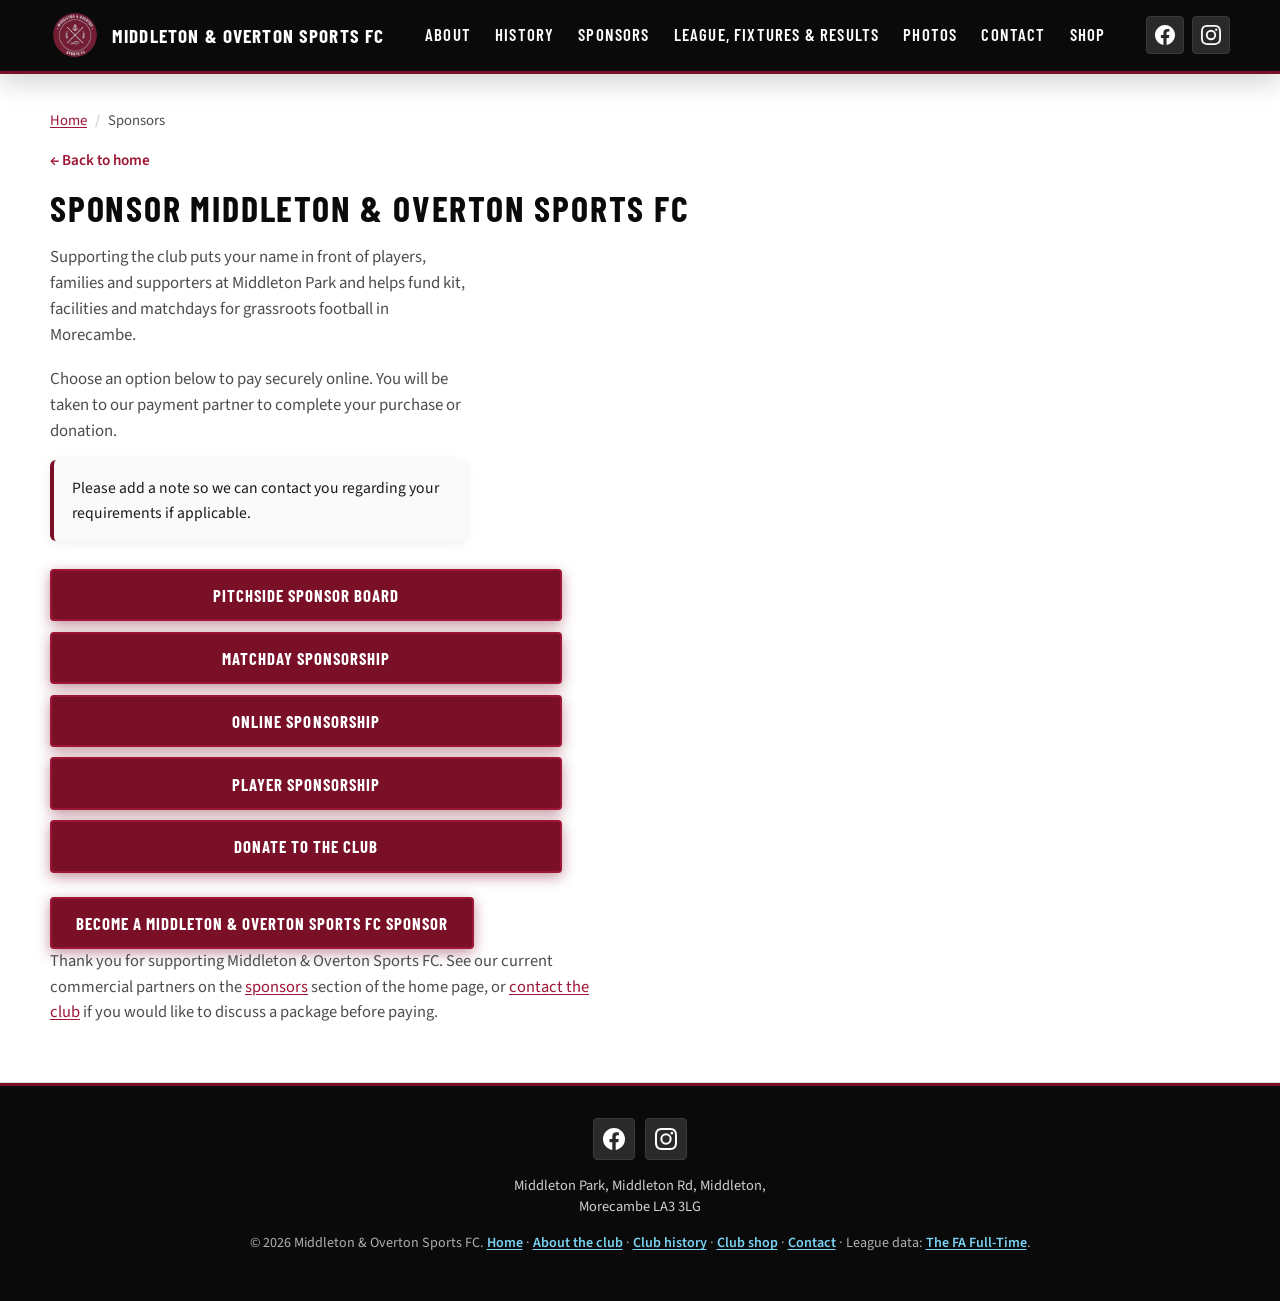
<file: sponsor.html>
<!DOCTYPE html>
<html lang="en-GB">
  <head>
    <meta charset="utf-8" />
    <meta name="viewport" content="width=device-width, initial-scale=1" />
    <title>Sponsors | Middleton &amp; Overton Sports FC</title>
    <meta
      name="description"
      content="Sponsor Middleton &amp; Overton Sports FC and support grassroots football in Morecambe. Pitchside boards, matchday, online and player sponsorship, plus donations."
    />
    <link rel="canonical" href="https://middletonandovertonsportsfc.com/sponsor.html" />
    <meta name="robots" content="index, follow" />
    <meta name="theme-color" content="#0a0a0a" />
    <meta property="og:type" content="website" />
    <meta property="og:site_name" content="Middleton &amp; Overton Sports FC" />
    <meta property="og:locale" content="en_GB" />
    <meta property="og:title" content="Sponsors | Middleton &amp; Overton Sports FC" />
    <meta
      property="og:description"
      content="Support grassroots football in Morecambe. Pitchside, matchday, online and player sponsorship for Middleton &amp; Overton Sports FC."
    />
    <meta property="og:url" content="https://middletonandovertonsportsfc.com/sponsor.html" />
    <meta
      property="og:image"
      content="https://middletonandovertonsportsfc.com/images/og-middleton-overton-sports-fc.jpg"
    />
    <meta property="og:image:width" content="1200" />
    <meta property="og:image:height" content="630" />
    <meta
      property="og:image:alt"
      content="Middleton &amp; Overton Sports FC crest — grassroots football in Morecambe"
    />
    <meta name="twitter:card" content="summary_large_image" />
    <meta name="twitter:title" content="Sponsors | Middleton &amp; Overton Sports FC" />
    <meta
      name="twitter:description"
      content="Support grassroots football in Morecambe with pitchside, matchday, online or player sponsorship."
    />
    <meta
      name="twitter:image"
      content="https://middletonandovertonsportsfc.com/images/og-middleton-overton-sports-fc.jpg"
    />
    <link rel="icon" href="images/favicon-32.png" type="image/png" sizes="32x32" />
    <link rel="apple-touch-icon" href="images/apple-touch-icon.png" sizes="180x180" />
    <link rel="manifest" href="site.webmanifest" />
    <link rel="preconnect" href="https://fonts.googleapis.com" />
    <link rel="preconnect" href="https://fonts.gstatic.com" crossorigin />
    <link
      href="https://fonts.googleapis.com/css2?family=Barlow+Condensed:wght@500;600;700&family=Source+Sans+3:wght@400;500;600;700&display=swap"
      rel="stylesheet"
    />
    <link rel="stylesheet" href="styles.css" />
  </head>
  <body id="top">
    <a class="skip-link" href="#main">Skip to content</a>
    <header class="site-header">
      <div class="wrap header-inner">
        <a class="brand" href="index.html">
          <picture>
            <source srcset="images/middleton-overton-sports-fc-crest.webp" type="image/webp" />
            <img
              class="brand-badge"
              src="images/middleton-overton-sports-fc-crest.png"
              width="52"
              height="52"
              alt="Middleton &amp; Overton Sports FC crest"
            />
          </picture>
          <span>Middleton &amp; Overton Sports FC</span>
        </a>
        <nav class="nav-main" aria-label="Primary">
          <a href="about.html">About</a>
          <a href="history.html">History</a>
          <a href="index.html#sponsors">Sponsors</a>
          <a href="index.html#league">League, fixtures &amp; results</a>
          <a href="index.html#instagram">Photos</a>
          <a href="index.html#contact">Contact</a>
          <a
            href="https://middletonoverton.deco-football.com/"
            target="_blank"
            rel="noopener noreferrer"
            >Shop</a
          >
        </nav>
        <div class="social-header" aria-label="Social links">
          <a
            href="https://www.facebook.com/MiddletonOvertonSportsFC/"
            target="_blank"
            rel="noopener noreferrer"
            aria-label="Facebook — Middleton &amp; Overton Sports FC"
            title="Facebook"
          >
            <svg viewBox="0 0 24 24" xmlns="http://www.w3.org/2000/svg" aria-hidden="true">
              <path
                fill="#ffffff"
                d="M24 12.073c0-6.627-5.373-12-12-12s-12 5.373-12 12c0 5.99 4.388 10.954 10.125 11.854v-8.385H7.078v-3.47h3.047V9.43c0-3.007 1.792-4.669 4.533-4.669 1.312 0 2.686.235 2.686.235v2.953H15.83c-1.491 0-1.956.925-1.956 1.874v2.25h3.328l-.532 3.47h-2.796v8.385C19.612 23.027 24 18.062 24 12.073z"
              />
            </svg>
          </a>
          <a
            href="https://www.instagram.com/middletonandovertonsports/"
            target="_blank"
            rel="noopener noreferrer"
            aria-label="Instagram — middletonandovertonsports"
            title="Instagram"
          >
            <svg viewBox="0 0 24 24" xmlns="http://www.w3.org/2000/svg" aria-hidden="true">
              <path
                fill="#ffffff"
                d="M12 2.163c3.204 0 3.584.012 4.85.07 3.252.148 4.771 1.691 4.919 4.919.058 1.265.069 1.645.069 4.849 0 3.205-.012 3.584-.069 4.849-.149 3.225-1.664 4.771-4.919 4.919-1.266.058-1.644.07-4.85.07-3.204 0-3.584-.012-4.849-.07-3.26-.149-4.771-1.699-4.919-4.92-.058-1.265-.07-1.644-.07-4.849 0-3.204.013-3.583.07-4.849.149-3.227 1.664-4.771 4.919-4.919 1.266-.057 1.645-.069 4.849-.069zM12 0C8.741 0 8.333.014 7.053.072 2.695.272.273 2.69.073 7.052.014 8.333 0 8.741 0 12c0 3.259.014 3.668.072 4.948.2 4.358 2.618 6.78 6.98 6.98C8.333 23.986 8.741 24 12 24c3.259 0 3.668-.014 4.948-.072 4.354-.2 6.782-2.618 6.979-6.98.059-1.28.073-1.689.073-4.948 0-3.259-.014-3.667-.072-4.947-.196-4.354-2.617-6.78-6.979-6.98C15.668.014 15.259 0 12 0zm0 5.838a6.162 6.162 0 100 12.324 6.162 6.162 0 000-12.324zM12 16a4 4 0 110-8 4 4 0 010 8zm6.406-11.845a1.44 1.44 0 100 2.881 1.44 1.44 0 000-2.881z"
              />
            </svg>
          </a>
        </div>
      </div>
    </header>

    <main id="main">
      <section class="section-intro page-about-head" aria-labelledby="sponsor-page-title">
        <div class="wrap">
          <nav class="page-breadcrumb" aria-label="Breadcrumb">
            <ol>
              <li><a href="index.html">Home</a></li>
              <li aria-current="page">Sponsors</li>
            </ol>
          </nav>
          <p class="page-back">
            <a href="index.html">&larr; Back to home</a>
          </p>
          <h1 class="section-title" id="sponsor-page-title">Sponsor Middleton &amp; Overton Sports FC</h1>
          <p class="sponsor-pay-intro sponsor-value">
            Supporting the club puts your name in front of players, families and supporters at
            Middleton Park and helps fund kit, facilities and matchdays for grassroots football in
            Morecambe.
          </p>
          <p class="sponsor-pay-intro">
            Choose an option below to pay securely online. You will be taken to our payment partner
            to complete your purchase or donation.
          </p>
          <p class="sponsor-pay-note" role="note">
            Please add a note so we can contact you regarding your requirements if applicable.
          </p>
          <ul class="sponsor-pay-grid">
            <li>
              <a
                class="btn btn-primary"
                href="https://pay.sumup.com/b2c/QF1G9NMZ"
                target="_blank"
                rel="noopener noreferrer"
                >Pitchside sponsor board</a
              >
            </li>
            <li>
              <a
                class="btn btn-primary"
                href="https://pay.sumup.com/b2c/QSX5EF1A"
                target="_blank"
                rel="noopener noreferrer"
                >Matchday sponsorship</a
              >
            </li>
            <li>
              <a
                class="btn btn-primary"
                href="https://pay.sumup.com/b2c/QLGO3SAZ"
                target="_blank"
                rel="noopener noreferrer"
                >Online sponsorship</a
              >
            </li>
            <li>
              <a
                class="btn btn-primary"
                href="https://pay.sumup.com/b2c/Q40QVEJB"
                target="_blank"
                rel="noopener noreferrer"
                >Player sponsorship</a
              >
            </li>
            <li>
              <a
                class="btn btn-primary"
                href="https://pay.sumup.com/b2c/QAZI416J"
                target="_blank"
                rel="noopener noreferrer"
                >Donate to the club</a
              >
            </li>
          </ul>
          <p class="sponsor-cta-wrap">
            <a class="btn btn-primary" href="index.html#contact"
              >Become a Middleton &amp; Overton Sports FC Sponsor</a
            >
          </p>
          <p class="section-lead sponsor-pay-foot">
            Thank you for supporting Middleton &amp; Overton Sports FC. See our current commercial
            partners on the <a href="index.html#sponsors">sponsors</a> section of the home page, or
            <a href="index.html#contact">contact the club</a> if you would like to discuss a package
            before paying.
          </p>
        </div>
      </section>
    </main>

    <footer class="site-footer">
      <div class="wrap">
        <div class="footer-social" aria-label="Social">
          <a
            href="https://www.facebook.com/MiddletonOvertonSportsFC/"
            target="_blank"
            rel="noopener noreferrer"
            aria-label="Facebook"
          >
            <svg viewBox="0 0 24 24" xmlns="http://www.w3.org/2000/svg" aria-hidden="true">
              <path
                fill="#ffffff"
                d="M24 12.073c0-6.627-5.373-12-12-12s-12 5.373-12 12c0 5.99 4.388 10.954 10.125 11.854v-8.385H7.078v-3.47h3.047V9.43c0-3.007 1.792-4.669 4.533-4.669 1.312 0 2.686.235 2.686.235v2.953H15.83c-1.491 0-1.956.925-1.956 1.874v2.25h3.328l-.532 3.47h-2.796v8.385C19.612 23.027 24 18.062 24 12.073z"
              />
            </svg>
          </a>
          <a
            href="https://www.instagram.com/middletonandovertonsports/"
            target="_blank"
            rel="noopener noreferrer"
            aria-label="Instagram"
          >
            <svg viewBox="0 0 24 24" xmlns="http://www.w3.org/2000/svg" aria-hidden="true">
              <path
                fill="#ffffff"
                d="M12 2.163c3.204 0 3.584.012 4.85.07 3.252.148 4.771 1.691 4.919 4.919.058 1.265.069 1.645.069 4.849 0 3.205-.012 3.584-.069 4.849-.149 3.225-1.664 4.771-4.919 4.919-1.266.058-1.644.07-4.85.07-3.204 0-3.584-.012-4.849-.07-3.26-.149-4.771-1.699-4.919-4.92-.058-1.265-.07-1.644-.07-4.849 0-3.204.013-3.583.07-4.849.149-3.227 1.664-4.771 4.919-4.919 1.266-.057 1.645-.069 4.849-.069zM12 0C8.741 0 8.333.014 7.053.072 2.695.272.273 2.69.073 7.052.014 8.333 0 8.741 0 12c0 3.259.014 3.668.072 4.948.2 4.358 2.618 6.78 6.98 6.98C8.333 23.986 8.741 24 12 24c3.259 0 3.668-.014 4.948-.072 4.354-.2 6.782-2.618 6.979-6.98.059-1.28.073-1.689.073-4.948 0-3.259-.014-3.667-.072-4.947-.196-4.354-2.617-6.78-6.979-6.98C15.668.014 15.259 0 12 0zm0 5.838a6.162 6.162 0 100 12.324 6.162 6.162 0 000-12.324zM12 16a4 4 0 110-8 4 4 0 010 8zm6.406-11.845a1.44 1.44 0 100 2.881 1.44 1.44 0 000-2.881z"
              />
            </svg>
          </a>
        </div>
        <p class="footer-address">
          Middleton Park, Middleton Rd, Middleton, Morecambe LA3 3LG
        </p>
        <p>
          &copy; <span id="year"></span> Middleton &amp; Overton Sports FC.
          <a href="index.html">Home</a> · <a href="about.html">About the club</a> ·
          <a href="history.html">Club history</a> ·
          <a
            href="https://middletonoverton.deco-football.com/"
            target="_blank"
            rel="noopener noreferrer"
            >Club shop</a
          >
          · <a href="index.html#contact">Contact</a> · League data:
          <a
            href="https://fulltime.thefa.com/index.html?divisionseason=109305413"
            target="_blank"
            rel="noopener noreferrer"
            >The FA Full-Time</a
          >.
        </p>
      </div>
    </footer>

    <script>
      document.getElementById("year").textContent = new Date().getFullYear();
    </script>
    <script type="application/ld+json">
      {
        "@context": "https://schema.org",
        "@graph": [
          {
            "@type": "WebPage",
            "@id": "https://middletonandovertonsportsfc.com/sponsor.html#webpage",
            "url": "https://middletonandovertonsportsfc.com/sponsor.html",
            "name": "Sponsors | Middleton & Overton Sports FC",
            "description": "Sponsor Middleton & Overton Sports FC and support grassroots football in Morecambe. Pitchside boards, matchday, online and player sponsorship, plus donations.",
            "isPartOf": { "@id": "https://middletonandovertonsportsfc.com/#website" },
            "about": { "@id": "https://middletonandovertonsportsfc.com/#club" }
          },
          {
            "@type": "BreadcrumbList",
            "itemListElement": [
              {
                "@type": "ListItem",
                "position": 1,
                "name": "Home",
                "item": "https://middletonandovertonsportsfc.com/"
              },
              {
                "@type": "ListItem",
                "position": 2,
                "name": "Sponsors",
                "item": "https://middletonandovertonsportsfc.com/sponsor.html"
              }
            ]
          }
        ]
      }
    </script>
  </body>
</html>
</file>
<file: styles.css>
/* Middleton & Overton Sports FC — retail-inspired palette (claret / sky blue on black & light grey) */

:root {
  /* Core — similar energy to WHU shop: black chrome, claret, electric blue */
  --ink: #0a0a0a;
  --ink-soft: #161616;
  --ink-mid: #2a2a2a;
  --claret: #7a1028;
  --claret-bright: #9e1535;
  --claret-deep: #5c0c1e;
  --blue: #00a8e6;
  --blue-bright: #33c4ff;
  --blue-deep: #0086b8;
  --blue-muted: #7cd3f5;
  --surface: #ffffff;
  --surface-shop: #f4f4f4;
  --surface-card: #fafafa;
  --border: #d9d9d9;
  --border-strong: #c4c4c4;
  --text: #1a1a1a;
  --text-muted: #4d4d4d;
  --white: #fff;
  --facebook: #1877f2;
  --instagram: #e4405f;
  --radius: 4px;
  --radius-lg: 6px;
  --shadow: 0 2px 12px rgba(0, 0, 0, 0.08);
  --shadow-deep: 0 8px 28px rgba(0, 0, 0, 0.18);
  --font-heading: "Barlow Condensed", "Arial Narrow", system-ui, sans-serif;
  --font-body: "Source Sans 3", system-ui, sans-serif;
}

*,
*::before,
*::after {
  box-sizing: border-box;
}

html {
  scroll-behavior: smooth;
}

body {
  margin: 0;
  font-family: var(--font-body);
  font-size: 1rem;
  line-height: 1.55;
  color: var(--text);
  background: var(--surface-shop);
}

img {
  max-width: 100%;
  height: auto;
  display: block;
}

a {
  color: var(--claret-bright);
  text-decoration-thickness: 1px;
  text-underline-offset: 2px;
}

a:hover {
  color: var(--blue-deep);
}

.wrap {
  width: min(1180px, 100% - 2rem);
  margin-inline: auto;
}

/* Header — flat black bar, uppercase condensed nav */
.site-header {
  background: var(--ink);
  color: var(--white);
  padding: 0.65rem 0;
  position: sticky;
  top: 0;
  z-index: 100;
  border-bottom: 3px solid var(--claret);
  box-shadow: var(--shadow-deep);
}

.header-inner {
  display: flex;
  flex-wrap: wrap;
  align-items: center;
  justify-content: space-between;
  gap: 1rem;
}

.brand {
  display: flex;
  align-items: center;
  gap: 0.75rem;
  color: var(--white);
  text-decoration: none;
  font-family: var(--font-heading);
  font-weight: 700;
  font-size: clamp(1.05rem, 2.8vw, 1.2rem);
  letter-spacing: 0.06em;
  line-height: 1.1;
  text-transform: uppercase;
}

.brand:hover {
  color: var(--blue-muted);
}

/* Crest — explicit dimensions override global img { height: auto } */
.brand picture {
  flex-shrink: 0;
  line-height: 0;
}

.brand-badge {
  width: 50px;
  height: 50px;
  max-width: none;
  border-radius: 50%;
  object-fit: cover;
  object-position: center;
  flex-shrink: 0;
  display: block;
}

.hero-badge {
  width: clamp(112px, 26vw, 160px);
  height: clamp(112px, 26vw, 160px);
  max-width: none;
  margin: 0 auto 1.1rem;
  display: block;
  border-radius: 50%;
  object-fit: cover;
  object-position: center;
  box-shadow: 0 12px 36px rgba(0, 0, 0, 0.22);
}

.nav-main {
  display: flex;
  flex-wrap: wrap;
  align-items: center;
  gap: 0.25rem 1.5rem;
}

.nav-main a {
  color: var(--white);
  text-decoration: none;
  font-family: var(--font-heading);
  font-weight: 600;
  font-size: 1.05rem;
  letter-spacing: 0.07em;
  text-transform: uppercase;
  padding: 0.4rem 0;
  border-bottom: 2px solid transparent;
}

.nav-main a:hover {
  color: var(--blue-bright);
  border-bottom-color: var(--blue);
}

.nav-main a[aria-current="page"] {
  color: var(--blue-bright);
  border-bottom-color: var(--blue);
}

/* Inner pages (e.g. about.html) */
.page-about-head {
  padding-top: clamp(1.5rem, 4vw, 2.25rem);
}

.page-back {
  margin: 0 0 1rem;
  font-size: 0.95rem;
}

.page-back a {
  font-weight: 600;
  text-decoration: none;
  color: var(--claret-bright);
}

.page-back a:hover {
  color: var(--blue-deep);
  text-decoration: underline;
  text-underline-offset: 3px;
}

.page-about-head .section-title {
  margin-bottom: 1rem;
}

.social-header {
  display: flex;
  align-items: center;
  gap: 0.5rem;
}

.social-header a {
  display: flex;
  align-items: center;
  justify-content: center;
  width: 38px;
  height: 38px;
  border-radius: var(--radius);
  background: var(--ink-mid);
  border: 1px solid #3a3a3a;
  transition: background 0.2s, border-color 0.2s, transform 0.15s;
}

.social-header a:hover {
  background: var(--claret);
  border-color: var(--claret-bright);
  transform: translateY(-1px);
}

.social-header svg {
  width: 20px;
  height: 20px;
}

/* Hero — dark retail banner + blue accent */
.hero {
  position: relative;
  padding: clamp(2.25rem, 5vw, 3.5rem) 0 clamp(2.75rem, 7vw, 4.25rem);
  background: var(--ink-soft);
  color: var(--white);
  text-align: center;
  overflow: hidden;
  border-bottom: 4px solid var(--blue);
}

.hero::before {
  content: "";
  position: absolute;
  inset: 0;
  background: linear-gradient(180deg, rgba(122, 16, 40, 0.35) 0%, transparent 45%),
    linear-gradient(90deg, var(--ink) 0%, var(--ink-soft) 50%, var(--ink) 100%);
  pointer-events: none;
}

.hero::after {
  content: "";
  position: absolute;
  left: 0;
  right: 0;
  bottom: 0;
  height: 5px;
  background: linear-gradient(90deg, var(--claret) 0%, var(--claret-bright) 35%, var(--blue) 65%, var(--blue-bright) 100%);
  pointer-events: none;
}

.hero .wrap {
  position: relative;
  z-index: 1;
}

.hero h1 {
  margin: 0 0 0.5rem;
  font-family: var(--font-heading);
  font-size: clamp(2rem, 6vw, 3rem);
  font-weight: 700;
  letter-spacing: 0.06em;
  line-height: 1.05;
  text-transform: uppercase;
}

.hero-location {
  margin: 0.75rem 0 1.5rem;
  font-size: 0.98rem;
  font-weight: 500;
  line-height: 1.45;
  color: var(--blue-muted);
  max-width: 42ch;
  margin-inline: auto;
}

.hero-location .postcode {
  font-weight: 700;
  letter-spacing: 0.04em;
}

.hero-cta {
  display: inline-flex;
  flex-wrap: wrap;
  gap: 0.65rem;
  justify-content: center;
}

.btn {
  display: inline-flex;
  align-items: center;
  justify-content: center;
  gap: 0.5rem;
  padding: 0.7rem 1.5rem;
  font-family: var(--font-heading);
  font-weight: 700;
  font-size: 1.05rem;
  letter-spacing: 0.06em;
  text-transform: uppercase;
  border-radius: var(--radius);
  border: 2px solid transparent;
  cursor: pointer;
  text-decoration: none;
  transition: transform 0.12s, box-shadow 0.12s, background 0.12s, color 0.12s;
}

.btn:hover {
  transform: translateY(-2px);
}

.btn-primary {
  background: var(--claret);
  color: var(--white);
  border-color: var(--claret-bright);
  box-shadow: 0 4px 14px rgba(122, 16, 40, 0.45);
}

.btn-primary:hover {
  background: var(--claret-bright);
  color: var(--white);
  box-shadow: 0 6px 20px rgba(158, 21, 53, 0.5);
}

.btn-outline {
  background: transparent;
  color: var(--white);
  border-color: var(--white);
}

.btn-outline:hover {
  background: var(--white);
  color: var(--ink);
  border-color: var(--white);
}

/* Sections */
section {
  padding: clamp(2.25rem, 5vw, 3.5rem) 0;
}

.section-intro {
  background: var(--surface);
  border-bottom: 1px solid var(--border);
}

/* Sponsors */
.sponsors-section {
  background: var(--surface-shop);
  border-bottom: 1px solid var(--border);
}

.sponsors-section .section-lead {
  margin-bottom: 0.25rem;
}

.sponsors-section .sponsors-pay-link {
  margin-top: 0.75rem;
}

/* Sponsor / donate payment links (sponsor.html) */
.sponsor-pay-intro {
  max-width: 52ch;
  margin: 0 0 1rem;
  color: var(--text-muted);
  font-size: 1.05rem;
}

.sponsor-pay-note {
  margin: 0 0 1.75rem;
  padding: 1rem 1.15rem;
  max-width: 52ch;
  background: var(--surface-card);
  border-left: 4px solid var(--claret);
  border-radius: var(--radius-lg);
  box-shadow: var(--shadow);
  font-size: 0.98rem;
  color: var(--text);
}

.sponsor-pay-grid {
  list-style: none;
  margin: 0;
  padding: 0;
  display: grid;
  gap: 0.65rem;
  max-width: 32rem;
}

.sponsor-pay-grid .btn {
  width: 100%;
  justify-content: center;
}

.sponsor-pay-foot {
  margin-top: 2rem;
  max-width: 52ch;
}

.sponsors-grid {
  list-style: none;
  margin: 1.5rem 0 0;
  padding: 0;
  display: grid;
  gap: 1rem;
  grid-template-columns: 1fr;
}

@media (min-width: 520px) {
  .sponsors-grid {
    grid-template-columns: repeat(2, 1fr);
  }
}

@media (min-width: 900px) {
  .sponsors-grid {
    grid-template-columns: repeat(3, 1fr);
  }
}

@media (min-width: 1100px) {
  .sponsors-grid {
    grid-template-columns: repeat(5, 1fr);
  }
}

.sponsor-card {
  position: relative;
  display: flex;
  align-items: center;
  justify-content: center;
  min-height: 7.75rem;
  padding: 1rem 1.15rem;
  text-decoration: none;
  color: var(--ink);
  background: var(--surface);
  border: 1px solid var(--border);
  border-radius: var(--radius-lg);
  box-shadow: var(--shadow);
  transition: border-color 0.2s, box-shadow 0.2s;
}

.sponsor-card:hover {
  border-color: var(--claret);
  box-shadow: 0 4px 20px rgba(122, 16, 40, 0.12);
}

.sponsor-card:focus-visible {
  outline: 2px solid var(--blue);
  outline-offset: 2px;
}

/* Uniform logo footprint in every sponsor cell */
.sponsor-logo-area {
  width: 100%;
  height: 4.5rem;
  display: flex;
  align-items: center;
  justify-content: center;
}

.sponsor-logo-img {
  max-width: 100%;
  max-height: 100%;
  width: auto;
  height: auto;
  object-fit: contain;
  object-position: center;
  display: block;
}

/* MN Coaching — text lockup scaled to same slot height */
.mn-coaching-lockup {
  display: inline-flex;
  align-items: center;
  gap: 0.35rem;
  font-family: system-ui, "Segoe UI", sans-serif;
  max-height: 100%;
}

.mn-coaching-lockup__mark {
  display: inline-flex;
  align-items: center;
  justify-content: center;
  min-width: 1.85rem;
  height: 1.85rem;
  padding: 0 0.3rem;
  font-size: 0.8rem;
  font-weight: 800;
  letter-spacing: 0.02em;
  color: var(--white);
  background: #111827;
  border-radius: 8px;
}

.mn-coaching-lockup__word {
  font-size: 1.05rem;
  font-weight: 700;
  letter-spacing: -0.02em;
  color: #111827;
}

.sponsor-card--mn:hover .mn-coaching-lockup__mark {
  background: var(--claret);
}

.sponsor-card--mn:hover .mn-coaching-lockup__word {
  color: var(--claret-bright);
}

.visually-hidden {
  position: absolute;
  width: 1px;
  height: 1px;
  padding: 0;
  margin: -1px;
  overflow: hidden;
  clip: rect(0, 0, 0, 0);
  white-space: nowrap;
  border: 0;
}

.section-title {
  margin: 0 0 0.4rem;
  font-family: var(--font-heading);
  font-size: clamp(1.75rem, 4vw, 2.25rem);
  font-weight: 700;
  color: var(--ink);
  letter-spacing: 0.05em;
  text-transform: uppercase;
  line-height: 1.1;
}

.section-lead {
  margin: 0;
  max-width: 68ch;
  color: var(--text-muted);
  font-size: 1.03rem;
}

.about-body {
  max-width: 42rem;
  margin: 0 0 1.25rem;
}

.about-standfirst {
  margin: 0 0 1rem;
  font-family: var(--font-heading);
  font-size: 1.15rem;
  font-weight: 700;
  letter-spacing: 0.03em;
  line-height: 1.3;
  color: var(--ink);
}

.about-text {
  margin: 0 0 1rem;
  font-size: 1.03rem;
  line-height: 1.6;
  color: var(--text-muted);
}

.about-text:last-of-type {
  margin-bottom: 0;
}

.section-lead.about-follow {
  margin-top: 1.35rem;
}

.section-lead.club-address {
  margin-top: 1.15rem;
}

.fa-fulltime-grid {
  display: grid;
  gap: 1.25rem;
  margin-top: 1.35rem;
}

@media (min-width: 640px) {
  .fa-fulltime-grid {
    grid-template-columns: 1fr 1fr;
    align-items: stretch;
  }

  .fa-fulltime-grid .fa-embed--league {
    grid-column: 1 / -1;
  }
}

@media (min-width: 1200px) {
  .fa-fulltime-grid {
    grid-template-columns: repeat(3, 1fr);
  }

  .fa-fulltime-grid .fa-embed--league {
    grid-column: auto;
  }
}

.fa-fulltime-grid .embed-panel {
  margin-top: 0;
  display: flex;
  flex-direction: column;
  min-height: 0;
}

.fa-fulltime-grid .embed-panel .embed-frame-wrap.fa-league-host {
  flex: 1 1 auto;
  min-height: 0;
  flex-direction: column;
  justify-content: flex-start;
  align-items: center;
}

.embed-panel {
  margin-top: 1.35rem;
  background: var(--surface);
  border-radius: var(--radius-lg);
  overflow: hidden;
  box-shadow: var(--shadow);
  border: 1px solid var(--border);
}

.embed-panel header {
  display: flex;
  flex-wrap: wrap;
  align-items: center;
  justify-content: space-between;
  gap: 0.75rem;
  padding: 0.85rem 1.15rem;
  background: var(--ink);
  color: var(--white);
  border-bottom: 2px solid var(--claret);
}

.embed-panel header h2 {
  margin: 0;
  font-family: var(--font-heading);
  font-size: 1.15rem;
  font-weight: 700;
  letter-spacing: 0.06em;
  text-transform: uppercase;
}

.embed-panel .embed-note {
  margin: 0;
  font-size: 0.8rem;
  opacity: 0.9;
}

.embed-frame-wrap {
  position: relative;
  background: var(--surface);
  min-height: 200px;
}

.fa-league-host {
  display: flex;
  justify-content: center;
  align-items: flex-start;
  padding: 1.25rem 1rem 1.5rem;
  overflow-x: auto;
}

.fa-league-host [id^="lrep"] {
  max-width: 100%;
}

.fa-league-host a {
  color: var(--claret-bright);
  font-weight: 600;
}

.fa-league-host a:hover {
  color: var(--blue-deep);
}

.link-external {
  color: var(--blue-bright);
  font-weight: 600;
  font-family: var(--font-heading);
  font-size: 0.95rem;
  letter-spacing: 0.04em;
  text-transform: uppercase;
  text-decoration: none;
  border-bottom: none;
}

.link-external:hover {
  color: var(--white);
  text-decoration: underline;
  text-underline-offset: 3px;
}

/* Instagram */
.instagram-block {
  background: var(--surface-shop);
}

.instagram-embed-wrap {
  margin-top: 1.35rem;
  border-radius: var(--radius-lg);
  overflow: hidden;
  box-shadow: var(--shadow);
  border: 1px solid var(--border);
  background: var(--surface);
  min-height: 480px;
}

.instagram-embed-wrap iframe {
  display: block;
  width: 100%;
  min-height: 520px;
  border: 0;
}

.instagram-fallback {
  padding: 2rem;
  text-align: center;
  color: var(--text-muted);
}

/* Contact */
.contact-section {
  background: var(--surface);
  border-top: 1px solid var(--border);
}

.contact-ground {
  margin-top: 1.35rem;
  padding: 1.25rem 1.35rem;
  background: var(--surface-card);
  border: 1px solid var(--border);
  border-radius: var(--radius-lg);
  max-width: 28rem;
}

.contact-ground-title {
  margin: 0 0 0.65rem;
  font-family: var(--font-heading);
  font-size: 1.15rem;
  font-weight: 700;
  letter-spacing: 0.05em;
  text-transform: uppercase;
  color: var(--ink);
}

.contact-ground-address {
  margin: 0 0 0.75rem;
  font-style: normal;
  font-size: 1.02rem;
  line-height: 1.55;
  color: var(--text);
}

.contact-map-link {
  font-weight: 600;
  font-size: 0.95rem;
  text-decoration: none;
  color: var(--claret-bright);
}

.contact-map-link:hover {
  color: var(--blue-deep);
  text-decoration: underline;
  text-underline-offset: 3px;
}

/* Google Maps — iframe matches place behind maps.app.goo.gl/3gbqwsfaDoRmBNLVA */
.map-embed {
  margin-top: 1.15rem;
  max-width: 56rem;
  border-radius: var(--radius-lg);
  overflow: hidden;
  border: 1px solid var(--border);
  box-shadow: var(--shadow);
  background: var(--border);
}

.map-embed iframe {
  display: block;
  width: 100%;
  height: min(380px, 50vh);
  border: 0;
}

.map-embed--about {
  margin-top: 1.25rem;
}

.section-lead.map-embed-link {
  margin-top: 0.85rem;
  margin-bottom: 0;
}

.contact-grid {
  display: grid;
  gap: 1.75rem;
  margin-top: 1.35rem;
  align-items: start;
}

@media (min-width: 768px) {
  .contact-grid {
    grid-template-columns: 1fr 1fr;
  }
}

.contact-card {
  background: var(--surface-card);
  padding: 1.4rem 1.4rem 1.6rem;
  border-radius: var(--radius-lg);
  border: 1px solid var(--border);
}

.contact-card h3 {
  margin: 0 0 0.9rem;
  font-family: var(--font-heading);
  font-size: 1.2rem;
  font-weight: 700;
  letter-spacing: 0.05em;
  text-transform: uppercase;
  color: var(--ink);
}

.form-group {
  margin-bottom: 0.9rem;
}

.form-group label {
  display: block;
  font-weight: 600;
  font-size: 0.86rem;
  margin-bottom: 0.3rem;
  color: var(--text);
  text-transform: uppercase;
  letter-spacing: 0.04em;
}

.form-group input,
.form-group textarea {
  width: 100%;
  padding: 0.6rem 0.8rem;
  font-family: var(--font-body);
  font-size: 1rem;
  border: 1px solid var(--border-strong);
  border-radius: var(--radius);
  background: var(--surface);
}

.form-group input:focus,
.form-group textarea:focus {
  outline: 2px solid var(--blue);
  outline-offset: 1px;
  border-color: var(--blue-deep);
}

.form-group textarea {
  min-height: 132px;
  resize: vertical;
}

.form-hint {
  margin: 0.65rem 0 0;
  font-size: 0.84rem;
  color: var(--text-muted);
}

.btn-submit {
  background: var(--ink);
  color: var(--white);
  border: 2px solid var(--ink);
  width: 100%;
  margin-top: 0.2rem;
  font-family: var(--font-heading);
  font-size: 1.05rem;
  letter-spacing: 0.06em;
  text-transform: uppercase;
  border-radius: var(--radius);
  padding: 0.75rem 1rem;
}

.btn-submit:hover:not(:disabled) {
  background: var(--claret);
  border-color: var(--claret-bright);
  box-shadow: 0 4px 16px rgba(122, 16, 40, 0.35);
}

.btn-submit:disabled {
  opacity: 0.65;
  cursor: not-allowed;
  transform: none;
}

.social-row {
  display: flex;
  flex-direction: column;
  gap: 0.85rem;
}

.social-row a {
  display: flex;
  align-items: center;
  gap: 0.85rem;
  padding: 0.8rem 1rem;
  border-radius: var(--radius);
  text-decoration: none;
  font-family: var(--font-heading);
  font-weight: 600;
  font-size: 1.02rem;
  letter-spacing: 0.03em;
  text-transform: uppercase;
  color: var(--text);
  border: 1px solid var(--border);
  background: var(--surface);
  transition: border-color 0.2s, box-shadow 0.2s;
}

.social-row a:hover {
  border-color: var(--ink);
  box-shadow: var(--shadow);
}

.social-row svg {
  flex-shrink: 0;
  width: 28px;
  height: 28px;
}

/* Footer */
.site-footer {
  background: var(--ink);
  color: #b0b0b0;
  padding: 2rem 0;
  text-align: center;
  font-size: 0.88rem;
  border-top: 3px solid var(--claret);
}

.site-footer a {
  color: var(--blue-muted);
  font-weight: 600;
}

.site-footer a:hover {
  color: var(--white);
}

.footer-address {
  margin: 0 0 1rem;
  color: #d0d0d0;
  font-size: 0.9rem;
  line-height: 1.45;
  max-width: 36ch;
  margin-inline: auto;
}

.footer-social {
  display: flex;
  justify-content: center;
  gap: 0.65rem;
  margin-bottom: 1rem;
}

.footer-social a {
  display: flex;
  align-items: center;
  justify-content: center;
  width: 42px;
  height: 42px;
  border-radius: var(--radius);
  background: var(--ink-mid);
  border: 1px solid #3a3a3a;
}

.footer-social a:hover {
  background: var(--claret);
  border-color: var(--claret-bright);
}

.footer-social svg {
  width: 22px;
  height: 22px;
}

/* Club history page */
.history-lead {
  margin: 0 0 1.5rem;
  max-width: 52ch;
}

.history-toc {
  margin: 0;
  padding: 1rem 1.15rem;
  background: var(--surface-shop);
  border: 1px solid var(--border);
  border-radius: var(--radius-lg);
  border-left: 4px solid var(--claret);
}

.history-toc-title {
  margin: 0 0 0.65rem;
  font-family: var(--font-heading);
  font-size: 0.95rem;
  font-weight: 700;
  letter-spacing: 0.08em;
  text-transform: uppercase;
  color: var(--ink);
}

.history-toc ul {
  list-style: none;
  margin: 0;
  padding: 0;
  display: flex;
  flex-wrap: wrap;
  gap: 0.5rem 1.25rem;
}

.history-toc a {
  font-weight: 600;
  text-decoration: none;
}

.history-toc a:hover {
  text-decoration: underline;
  text-underline-offset: 3px;
}

.history-content {
  max-width: 56rem;
}

.history-section {
  padding-top: clamp(1.75rem, 4vw, 2.5rem);
  padding-bottom: clamp(1.75rem, 4vw, 2.5rem);
}

.history-section--alt {
  background: var(--surface-shop);
  border-top: 1px solid var(--border);
  border-bottom: 1px solid var(--border);
}

.history-section--honours {
  padding-bottom: clamp(2.5rem, 6vw, 3.5rem);
}

.history-subheading {
  margin: 0 0 0.85rem;
  font-family: var(--font-heading);
  font-size: clamp(1.35rem, 3vw, 1.65rem);
  font-weight: 700;
  letter-spacing: 0.05em;
  text-transform: uppercase;
  color: var(--ink);
  line-height: 1.15;
  padding-bottom: 0.4rem;
  border-bottom: 3px solid var(--claret);
}

.history-intro {
  margin-bottom: 1.25rem;
}

.history-timeline {
  display: grid;
  gap: 1rem;
  margin: 0 0 0.5rem;
}

.history-timeline-item {
  padding: 1rem 1.15rem;
  background: var(--surface);
  border: 1px solid var(--border);
  border-radius: var(--radius-lg);
  box-shadow: var(--shadow);
}

.history-timeline-item p {
  margin: 0.35rem 0 0;
  font-size: 1.03rem;
  line-height: 1.55;
  color: var(--text-muted);
}

.history-timeline-label {
  display: block;
  font-family: var(--font-heading);
  font-size: 0.82rem;
  font-weight: 700;
  letter-spacing: 0.08em;
  text-transform: uppercase;
  color: var(--claret-deep);
}

.history-table-wrap {
  overflow-x: auto;
  margin: 0 0 1.25rem;
  border-radius: var(--radius-lg);
  border: 1px solid var(--border);
  box-shadow: var(--shadow);
  background: var(--surface);
  -webkit-overflow-scrolling: touch;
}

.history-table-wrap:focus-visible {
  outline: 2px solid var(--blue);
  outline-offset: 2px;
}

.history-table {
  width: 100%;
  min-width: 18rem;
  border-collapse: collapse;
  font-size: 0.98rem;
  line-height: 1.45;
}

.history-table th,
.history-table td {
  padding: 0.65rem 0.9rem;
  text-align: left;
  vertical-align: top;
  border-bottom: 1px solid var(--border);
}

.history-table thead th {
  background: var(--ink);
  color: var(--white);
  font-family: var(--font-heading);
  font-weight: 700;
  letter-spacing: 0.06em;
  text-transform: uppercase;
  font-size: 0.78rem;
  white-space: nowrap;
}

.history-table tbody th[scope="row"] {
  font-weight: 600;
  color: var(--ink);
  white-space: nowrap;
  background: var(--surface-card);
}

.history-table tbody tr:nth-child(even) td,
.history-table tbody tr:nth-child(even) th[scope="row"] {
  background: rgba(0, 0, 0, 0.02);
}

.history-table tbody tr:last-child th,
.history-table tbody tr:last-child td {
  border-bottom: none;
}

.history-table--compact {
  max-width: 22rem;
}

.era-heading {
  margin: 2rem 0 0.65rem;
  font-family: var(--font-heading);
  font-size: 1.05rem;
  font-weight: 700;
  letter-spacing: 0.07em;
  text-transform: uppercase;
  color: var(--claret-deep);
}

.history-section--honours .era-heading:first-of-type {
  margin-top: 0.35rem;
}

.history-footnote {
  margin-top: 2rem;
}

@media (max-width: 639px) {
  .history-table th,
  .history-table td {
    padding: 0.55rem 0.65rem;
    font-size: 0.92rem;
  }
}

/* Skip link — visible on keyboard focus only */
.skip-link {
  position: absolute;
  left: 0.75rem;
  top: 0.75rem;
  z-index: 200;
  padding: 0.55rem 0.9rem;
  background: var(--claret);
  color: var(--white);
  font-family: var(--font-heading);
  font-weight: 700;
  letter-spacing: 0.05em;
  text-transform: uppercase;
  text-decoration: none;
  border-radius: var(--radius);
  transform: translateY(-150%);
}

.skip-link:focus {
  transform: translateY(0);
  color: var(--white);
  outline: 2px solid var(--blue-bright);
  outline-offset: 2px;
}

.hero-tagline {
  display: block;
  margin: 0.45rem 0 0;
  font-size: clamp(1.05rem, 2.8vw, 1.35rem);
  font-weight: 600;
  letter-spacing: 0.08em;
  line-height: 1.2;
  color: var(--blue-muted);
  text-transform: uppercase;
}

.club-intro {
  background: var(--surface);
  border-bottom: 1px solid var(--border);
}

.club-intro .about-body {
  margin-bottom: 0;
}

.league-copy {
  margin: 0 0 0.85rem;
}

.league-copy + .league-copy {
  margin-top: 0;
}

.league-links {
  margin: 0 0 0.25rem;
}

.embed-panel header h3 {
  margin: 0;
  font-family: var(--font-heading);
  font-size: 1.15rem;
  font-weight: 700;
  letter-spacing: 0.06em;
  text-transform: uppercase;
}

.faq-section {
  background: var(--surface-shop);
  border-top: 1px solid var(--border);
}

.faq-list {
  list-style: none;
  margin: 1.35rem 0 0;
  padding: 0;
  display: grid;
  gap: 0.75rem;
  max-width: 48rem;
}

.faq-list details {
  background: var(--surface);
  border: 1px solid var(--border);
  border-radius: var(--radius-lg);
  box-shadow: var(--shadow);
  padding: 0.85rem 1.15rem;
}

.faq-list summary {
  cursor: pointer;
  font-family: var(--font-heading);
  font-weight: 700;
  font-size: 1.05rem;
  letter-spacing: 0.04em;
  text-transform: uppercase;
  color: var(--ink);
}

.faq-list summary:focus-visible {
  outline: 2px solid var(--blue);
  outline-offset: 2px;
}

.faq-list details p {
  margin: 0.75rem 0 0.15rem;
  color: var(--text-muted);
  font-size: 1.02rem;
  line-height: 1.55;
}

.page-breadcrumb {
  margin: 0 0 1rem;
  font-size: 0.92rem;
  color: var(--text-muted);
}

.page-breadcrumb ol {
  list-style: none;
  margin: 0;
  padding: 0;
  display: flex;
  flex-wrap: wrap;
  gap: 0.35rem 0.5rem;
}

.page-breadcrumb li:not(:last-child)::after {
  content: "/";
  margin-left: 0.5rem;
  color: var(--border-strong);
}

.sponsor-cta-wrap {
  margin: 1.5rem 0 0;
}

.sponsor-cta-wrap .btn {
  text-decoration: none;
}

.sponsor-value {
  max-width: 52ch;
  margin: 0 0 1.15rem;
}

.contact-related {
  margin-top: 1.15rem;
}

a:focus-visible {
  outline: 2px solid var(--blue);
  outline-offset: 2px;
}
</file>
